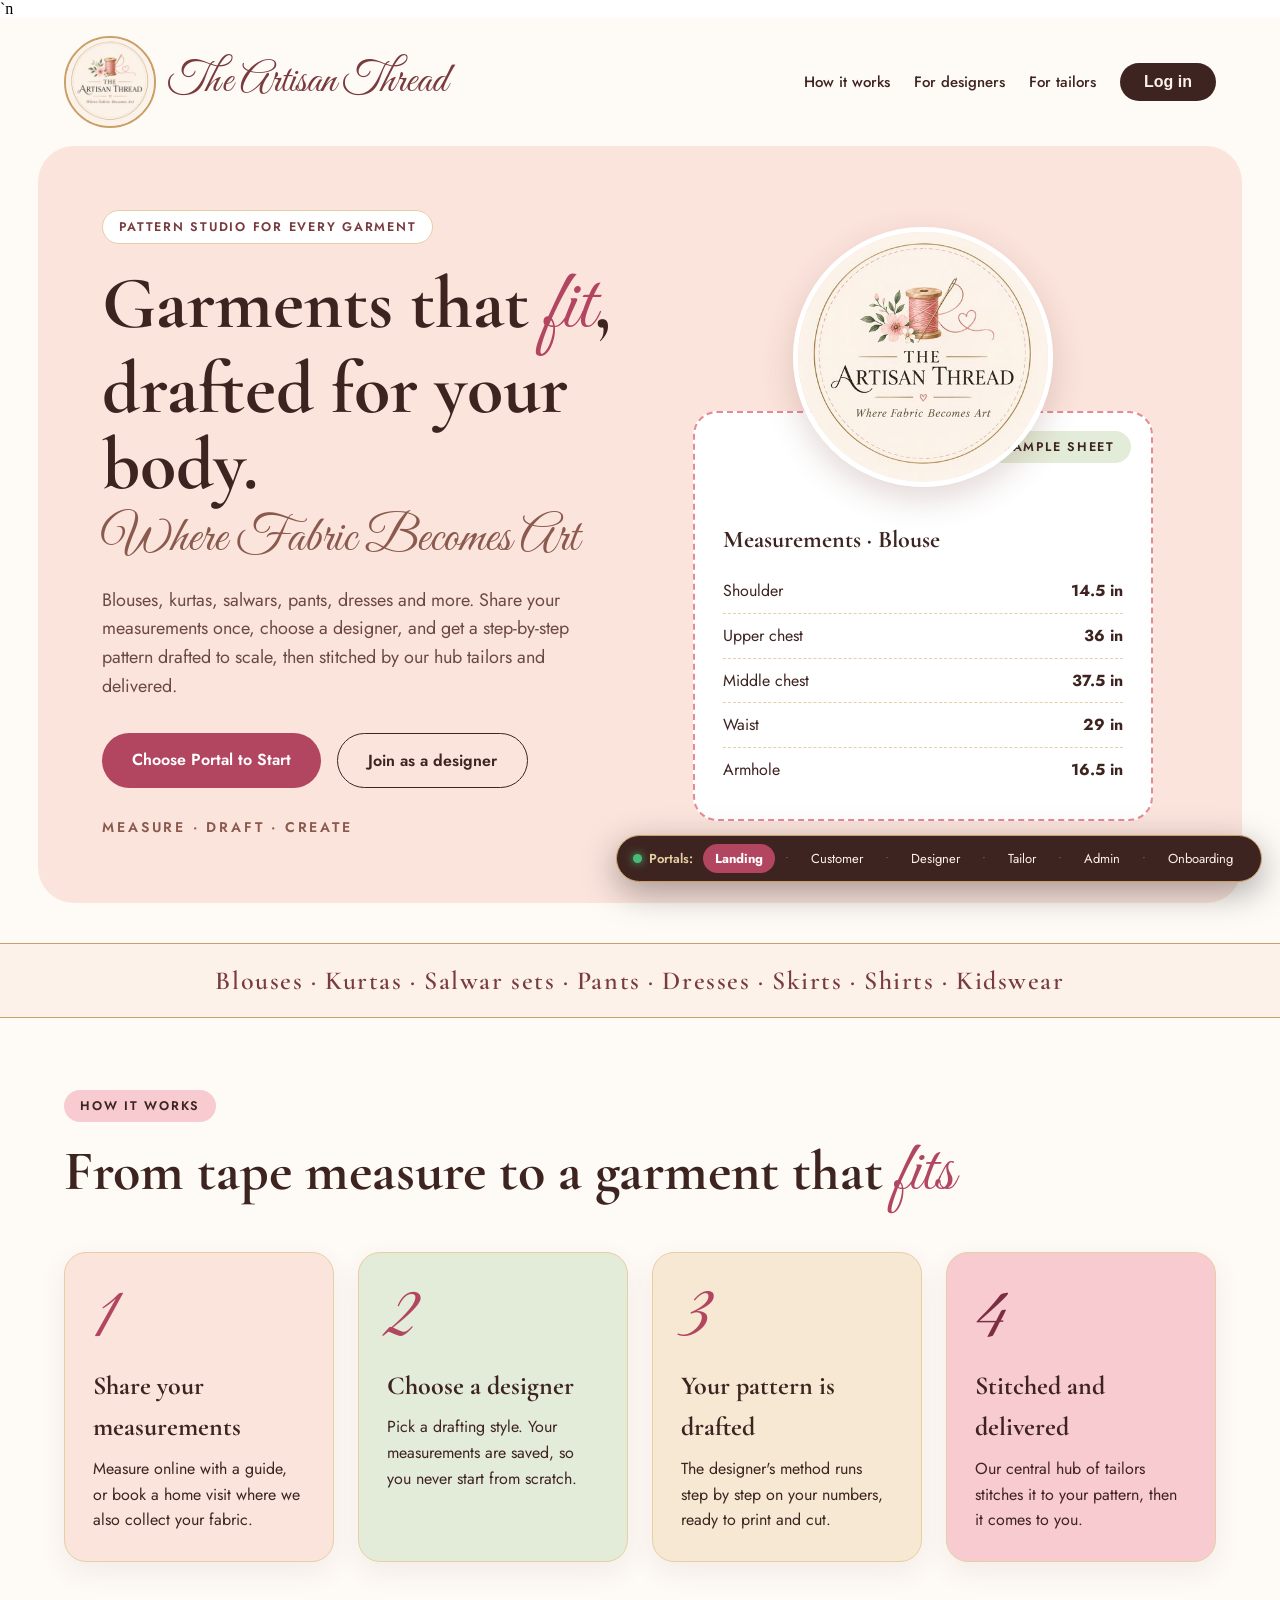
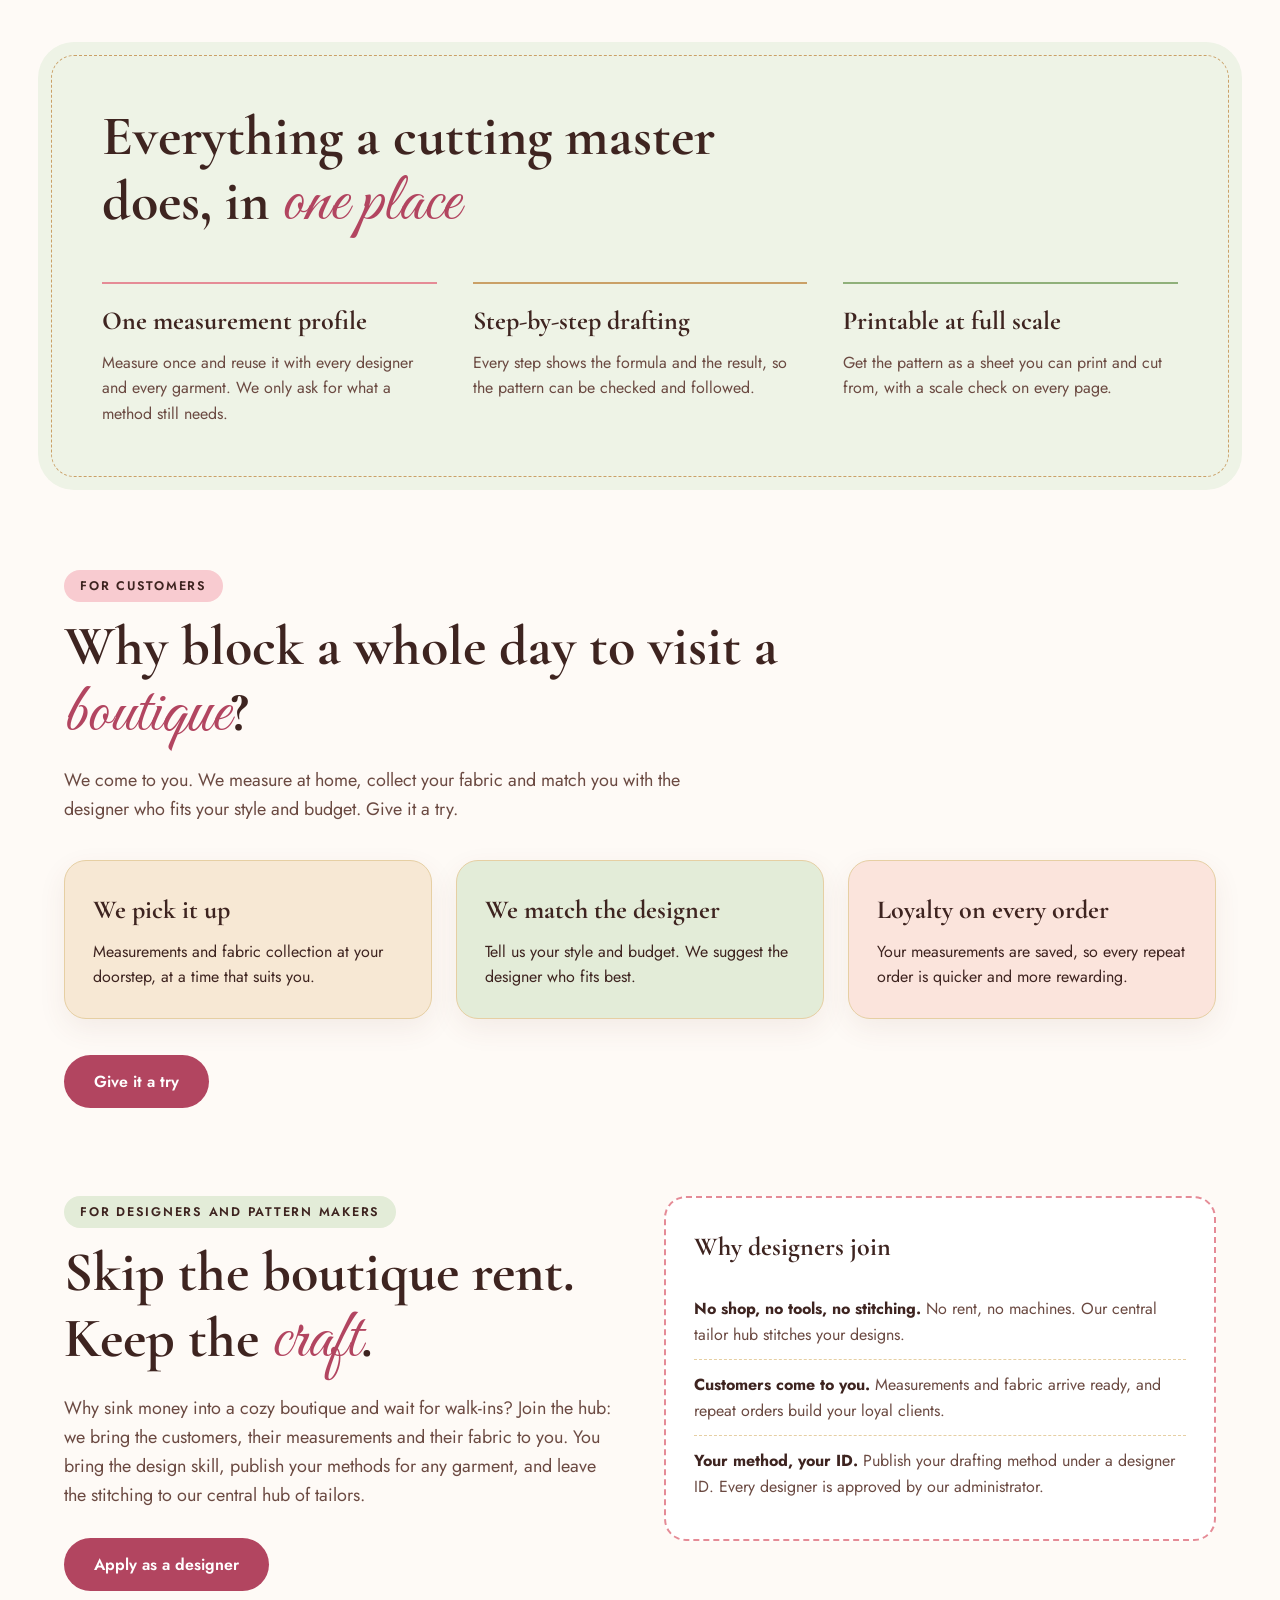
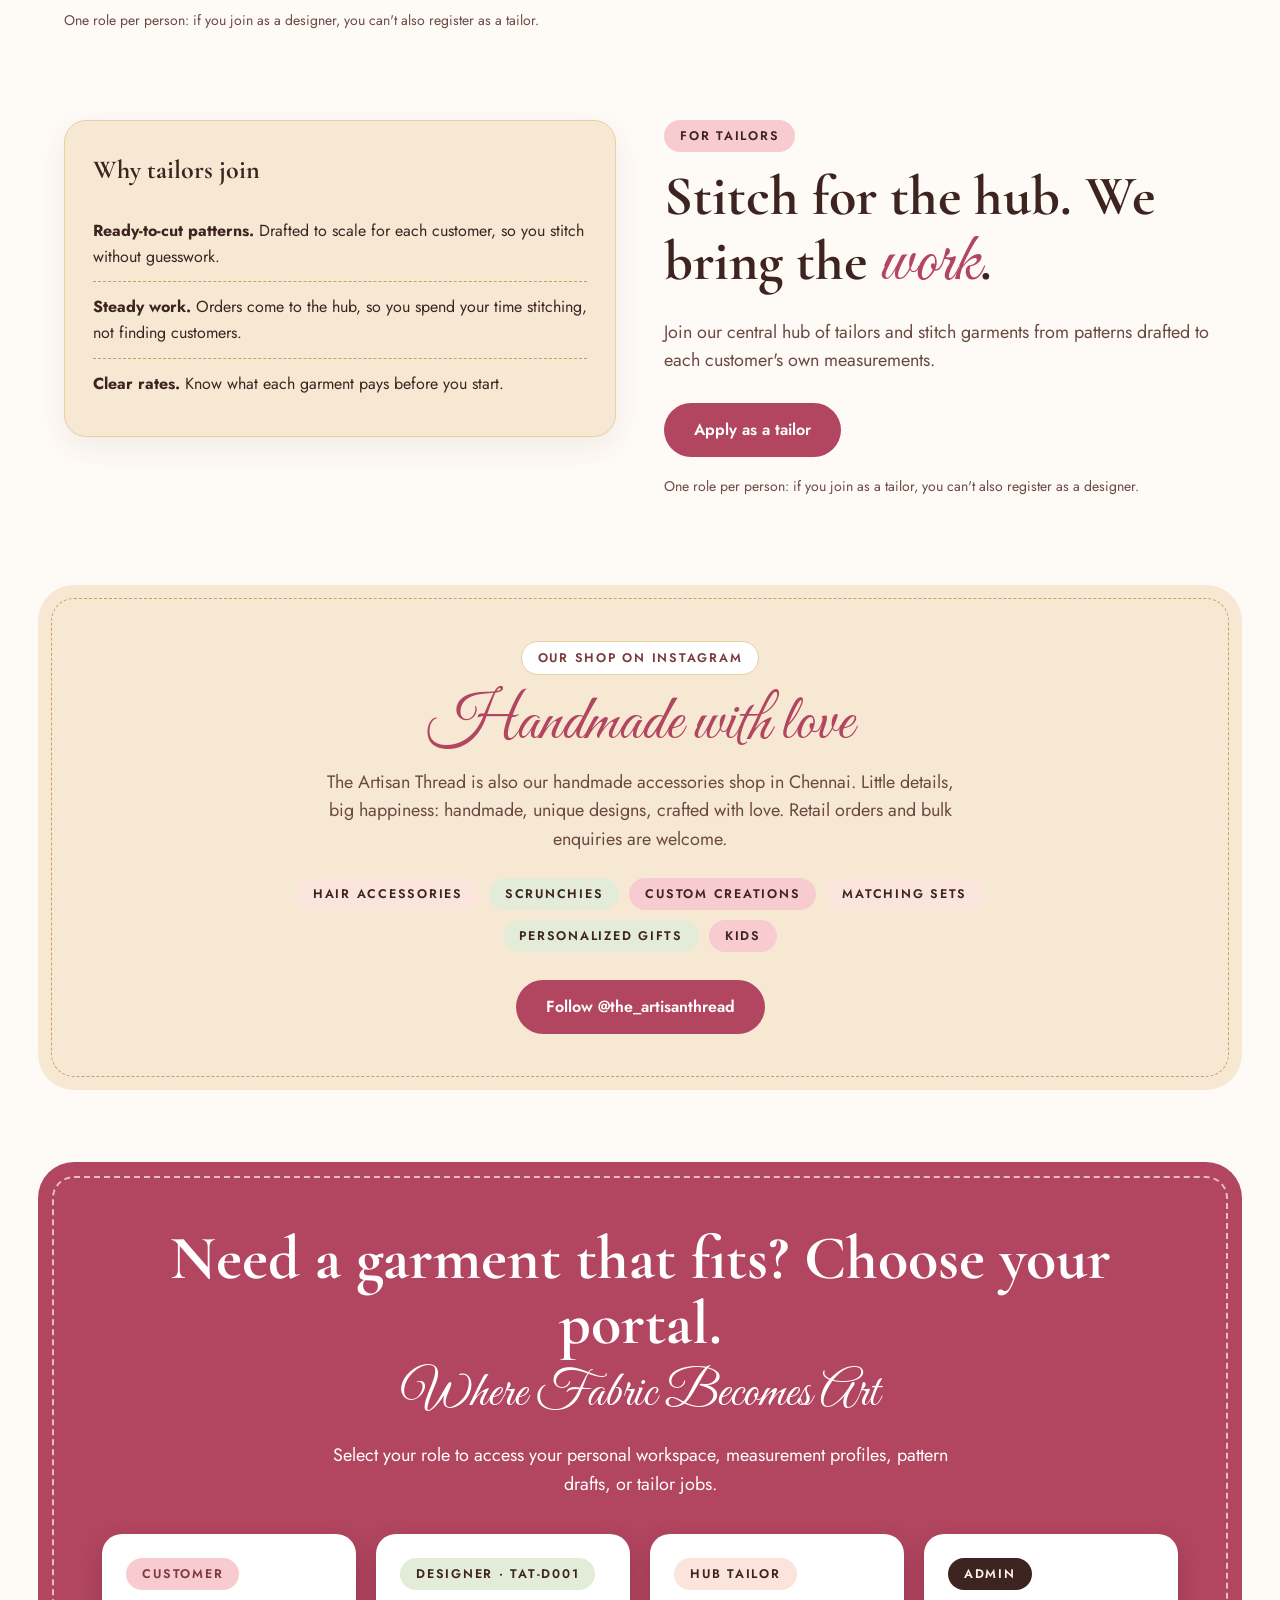
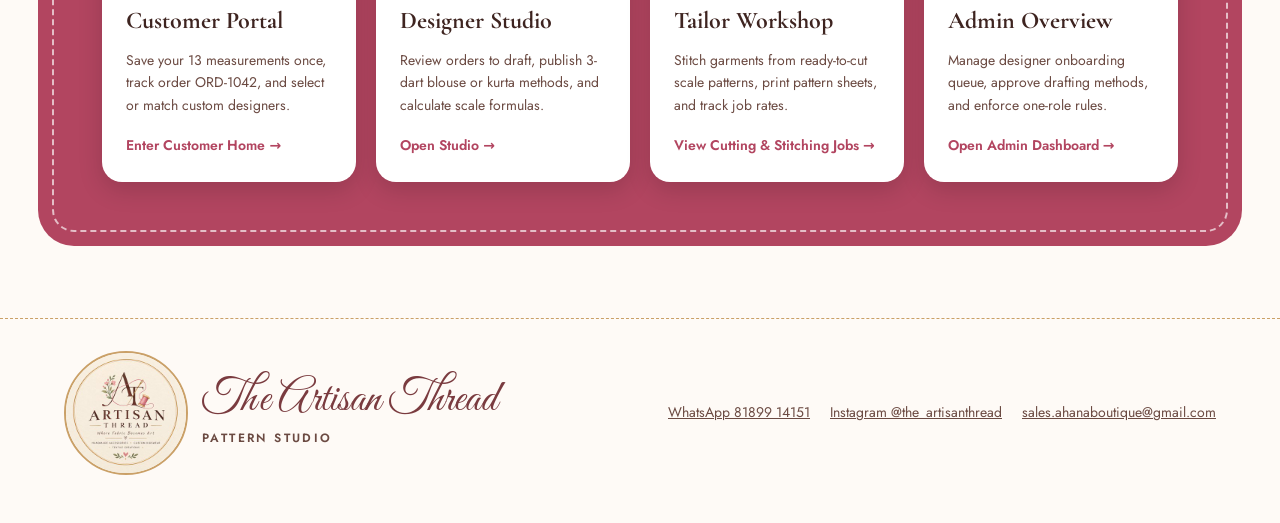
<file: index.html>
﻿<!doctype html>
<html lang="en">
<head>
<meta charset="utf-8">
<title>The Artisan Thread – Where Fabric Becomes Art</title>
<meta name="viewport" content="width=device-width, initial-scale=1">
<link rel="stylesheet" href="styles.css">`n</head>
<body>


<link href="https://fonts.googleapis.com/css2?family=Cormorant+Garamond:wght@500;600;700&amp;family=Great+Vibes&amp;family=Jost:wght@400;500;600&amp;display=swap" rel="stylesheet">
<style>
body{margin:0}
a{text-decoration:none;color:inherit}
.hd{font-family:'Cormorant Garamond',Georgia,serif}
.sc{font-family:'Great Vibes','Cormorant Garamond',cursive;font-weight:400}
.btn{display:inline-block;padding:14px 30px;border-radius:999px;font-weight:600;font-size:16px}
.card{border:1.5px solid #E6CFA3;border-radius:22px;padding:28px;box-shadow:0 10px 28px rgba(110,60,50,.08)}
.pill{display:inline-block;padding:6px 16px;border-radius:999px;font-size:12.5px;font-weight:600;letter-spacing:.14em;text-transform:uppercase}
</style>

<div style="font-family:'Jost',system-ui,sans-serif;color:#3E2420;background:#FEFAF6;line-height:1.6;overflow:hidden">

<header style="display:flex;flex-wrap:wrap;align-items:center;justify-content:space-between;gap:16px;padding:18px 5%">
<a href="#top" class="hd" style="display:flex;align-items:center;gap:12px;font-size:26px;font-weight:700"><img src="[data-uri]" alt="The Artisan Thread logo" width="88" height="88" style="border-radius:50%;border:2px solid #CAA067;display:block"><span class="sc" style="font-size:42px;font-weight:400;color:#7A3B3F;line-height:1">The Artisan Thread</span></a>
<nav style="display:flex;flex-wrap:wrap;align-items:center;gap:24px;font-size:15px;font-weight:500">
<a href="#how">How it works</a>
<a href="#designers">For designers</a>
<a href="#tailors">For tailors</a>
<button type="button" class="btn" onclick="openModal('role-modal')" style="background:#3E2420;color:#FCF2E9;padding:10px 24px;border:none">Log in</button>
</nav>
</header>

<section id="top" style="margin:0 3%;padding:64px 5%;background:#FBE4DC;border-radius:36px;display:grid;grid-template-columns:repeat(auto-fit,minmax(300px,1fr));gap:56px;align-items:center">
<div>
<span class="pill" style="background:#fff;color:#7A3B3F;border:1px solid #E6CFA3;margin-bottom:20px">Pattern studio for every garment</span>
<h1 class="hd" style="margin:0 0 8px;font-size:clamp(42px,5.8vw,76px);line-height:1.02;font-weight:700">Garments that <span class="sc" style="color:#B24560;font-size:1.15em">fit</span>, drafted for your body.</h1>
<p class="sc" style="margin:0 0 20px;font-size:50px;line-height:1.1;color:#8A5A4E">Where Fabric Becomes Art</p>
<p style="margin:0 0 32px;font-size:18px;color:#6B4A42;max-width:560px">Blouses, kurtas, salwars, pants, dresses and more. Share your measurements once, choose a designer, and get a step-by-step pattern drafted to scale, then stitched by our hub tailors and delivered.</p>
<div style="display:flex;flex-wrap:wrap;gap:16px">
<a href="#login" class="btn" style="background:#B24560;color:#fff">Choose Portal to Start</a>
<a href="Onboarding.html" class="btn" style="border:1.5px solid #3E2420">Join as a designer</a>
</div>
<p style="margin:28px 0 0;font-size:14px;color:#8A5A4E;letter-spacing:.2em;font-weight:600">MEASURE · DRAFT · CREATE</p>
</div>
<div style="max-width:460px;width:100%;justify-self:center;box-sizing:border-box;text-align:center">
<img src="[data-uri]" alt="The Artisan Thread" width="250" height="250" style="border-radius:50%;border:5px solid #fff;box-shadow:0 12px 32px rgba(110,60,50,.2);position:relative;z-index:2;margin-bottom:-84px;max-width:70%;height:auto">
<div style="background:#fff;border:2px dashed #E58B96;border-radius:24px;padding:108px 28px 28px;text-align:left;position:relative">
<span class="pill" style="position:absolute;top:18px;right:20px;background:#E3ECD8;color:#3E2420">Sample sheet</span>
<div class="hd" style="font-size:24px;font-weight:700;margin-bottom:10px">Measurements · Blouse</div>
<div style="display:flex;justify-content:space-between;padding:9px 0;border-bottom:1px dashed #E6CFA3"><span>Shoulder</span><strong>14.5 in</strong></div>
<div style="display:flex;justify-content:space-between;padding:9px 0;border-bottom:1px dashed #E6CFA3"><span>Upper chest</span><strong>36 in</strong></div>
<div style="display:flex;justify-content:space-between;padding:9px 0;border-bottom:1px dashed #E6CFA3"><span>Middle chest</span><strong>37.5 in</strong></div>
<div style="display:flex;justify-content:space-between;padding:9px 0;border-bottom:1px dashed #E6CFA3"><span>Waist</span><strong>29 in</strong></div>
<div style="display:flex;justify-content:space-between;padding:9px 0"><span>Armhole</span><strong>16.5 in</strong></div>
</div>
</div>
</section>

<div style="padding:40px 0">
<div class="hd" style="background:#FCF2E9;border-top:1.5px solid #CAA067;border-bottom:1.5px solid #CAA067;padding:16px 4%;text-align:center;font-size:clamp(18px,2.4vw,26px);font-weight:600;letter-spacing:.06em;color:#7A3B3F">Blouses · Kurtas · Salwar sets · Pants · Dresses · Skirts · Shirts · Kidswear</div>
</div>

<section id="how" style="padding:32px 5% 80px">
<span class="pill" style="background:#F8CBD0;margin-bottom:14px">How it works</span>
<h2 class="hd" style="margin:0 0 40px;font-size:clamp(34px,4.4vw,56px);line-height:1.08;font-weight:700">From tape measure to a garment that <span class="sc" style="color:#B24560;font-size:1.25em">fits</span></h2>
<div style="display:grid;grid-template-columns:repeat(auto-fit,minmax(230px,1fr));gap:24px">
<div class="card" style="background:#FBE4DC"><div class="sc" style="font-size:76px;color:#B24560;line-height:1">1</div><h3 class="hd" style="margin:8px 0;font-size:26px;font-weight:700">Share your measurements</h3><p style="margin:0">Measure online with a guide, or book a home visit where we also collect your fabric.</p></div>
<div class="card" style="background:#E3ECD8"><div class="sc" style="font-size:76px;color:#B24560;line-height:1">2</div><h3 class="hd" style="margin:8px 0;font-size:26px;font-weight:700">Choose a designer</h3><p style="margin:0">Pick a drafting style. Your measurements are saved, so you never start from scratch.</p></div>
<div class="card" style="background:#F7E8D4"><div class="sc" style="font-size:76px;color:#B24560;line-height:1">3</div><h3 class="hd" style="margin:8px 0;font-size:26px;font-weight:700">Your pattern is drafted</h3><p style="margin:0">The designer's method runs step by step on your numbers, ready to print and cut.</p></div>
<div class="card" style="background:#F8CBD0"><div class="sc" style="font-size:76px;color:#7A2E3F;line-height:1">4</div><h3 class="hd" style="margin:8px 0;font-size:26px;font-weight:700">Stitched and delivered</h3><p style="margin:0">Our central hub of tailors stitches it to your pattern, then it comes to you.</p></div>
</div>
</section>

<section style="margin:0 3%;padding:64px 5%;background:#EEF3E6;color:#3E2420;border-radius:36px;outline:1.5px dashed #CAA067;outline-offset:-14px">
<h2 class="hd" style="margin:0 0 40px;font-size:clamp(34px,4.4vw,56px);line-height:1.08;max-width:700px;font-weight:700">Everything a cutting master does, in <span class="sc" style="color:#B24560;font-size:1.25em">one place</span></h2>
<div style="display:grid;grid-template-columns:repeat(auto-fit,minmax(250px,1fr));gap:36px">
<div style="border-top:2px solid #E58B96;padding-top:16px"><h3 class="hd" style="margin:0 0 8px;font-size:26px;font-weight:700">One measurement profile</h3><p style="margin:0;color:#6B4A42">Measure once and reuse it with every designer and every garment. We only ask for what a method still needs.</p></div>
<div style="border-top:2px solid #CAA067;padding-top:16px"><h3 class="hd" style="margin:0 0 8px;font-size:26px;font-weight:700">Step-by-step drafting</h3><p style="margin:0;color:#6B4A42">Every step shows the formula and the result, so the pattern can be checked and followed.</p></div>
<div style="border-top:2px solid #8FB07A;padding-top:16px"><h3 class="hd" style="margin:0 0 8px;font-size:26px;font-weight:700">Printable at full scale</h3><p style="margin:0;color:#6B4A42">Get the pattern as a sheet you can print and cut from, with a scale check on every page.</p></div>
</div>
</section>

<section style="padding:80px 5% 0">
<span class="pill" style="background:#F8CBD0;margin-bottom:14px">For customers</span>
<h2 class="hd" style="margin:0 0 14px;font-size:clamp(34px,4.4vw,56px);line-height:1.08;max-width:780px;font-weight:700">Why block a whole day to visit a <span class="sc" style="color:#B24560;font-size:1.25em">boutique</span>?</h2>
<p style="margin:0 0 36px;font-size:18px;color:#6B4A42;max-width:680px">We come to you. We measure at home, collect your fabric and match you with the designer who fits your style and budget. Give it a try.</p>
<div style="display:grid;grid-template-columns:repeat(auto-fit,minmax(250px,1fr));gap:24px;margin-bottom:36px">
<div class="card" style="background:#F7E8D4"><h3 class="hd" style="margin:0 0 8px;font-size:26px;font-weight:700">We pick it up</h3><p style="margin:0">Measurements and fabric collection at your doorstep, at a time that suits you.</p></div>
<div class="card" style="background:#E3ECD8"><h3 class="hd" style="margin:0 0 8px;font-size:26px;font-weight:700">We match the designer</h3><p style="margin:0">Tell us your style and budget. We suggest the designer who fits best.</p></div>
<div class="card" style="background:#FBE4DC"><h3 class="hd" style="margin:0 0 8px;font-size:26px;font-weight:700">Loyalty on every order</h3><p style="margin:0">Your measurements are saved, so every repeat order is quicker and more rewarding.</p></div>
</div>
<a href="Customer.html" class="btn" style="background:#B24560;color:#fff">Give it a try</a>
</section>

<section id="designers" style="padding:88px 5%;display:grid;grid-template-columns:repeat(auto-fit,minmax(300px,1fr));gap:48px;align-items:start">
<div>
<span class="pill" style="background:#E3ECD8;margin-bottom:14px">For designers and pattern makers</span>
<h2 class="hd" style="margin:0 0 16px;font-size:clamp(34px,4.4vw,56px);line-height:1.08;font-weight:700">Skip the boutique rent. Keep the <span class="sc" style="color:#B24560;font-size:1.25em">craft</span>.</h2>
<p style="margin:0 0 28px;color:#6B4A42;font-size:18px">Why sink money into a cozy boutique and wait for walk-ins? Join the hub: we bring the customers, their measurements and their fabric to you. You bring the design skill, publish your methods for any garment, and leave the stitching to our central hub of tailors.</p>
<a href="Onboarding.html" class="btn" style="background:#B24560;color:#fff">Apply as a designer</a>
<p style="margin:18px 0 0;font-size:14px;color:#6B4A42">One role per person: if you join as a designer, you can't also register as a tailor.</p>
</div>
<div class="card" style="background:#fff;border:2px dashed #E58B96;box-shadow:none">
<h3 class="hd" style="margin:0 0 16px;font-size:26px;font-weight:700">Why designers join</h3>
<div style="padding:12px 0;border-bottom:1px dashed #E6CFA3"><strong>No shop, no tools, no stitching.</strong> <span style="color:#6B4A42">No rent, no machines. Our central tailor hub stitches your designs.</span></div>
<div style="padding:12px 0;border-bottom:1px dashed #E6CFA3"><strong>Customers come to you.</strong> <span style="color:#6B4A42">Measurements and fabric arrive ready, and repeat orders build your loyal clients.</span></div>
<div style="padding:12px 0"><strong>Your method, your ID.</strong> <span style="color:#6B4A42">Publish your drafting method under a designer ID. Every designer is approved by our administrator.</span></div>
</div>
</section>

<section id="tailors" style="padding:0 5% 88px;display:grid;grid-template-columns:repeat(auto-fit,minmax(300px,1fr));gap:48px;align-items:start">
<div class="card" style="background:#F7E8D4">
<h3 class="hd" style="margin:0 0 16px;font-size:26px;font-weight:700">Why tailors join</h3>
<div style="padding:12px 0;border-bottom:1px dashed #CAA067"><strong>Ready-to-cut patterns.</strong> Drafted to scale for each customer, so you stitch without guesswork.</div>
<div style="padding:12px 0;border-bottom:1px dashed #CAA067"><strong>Steady work.</strong> Orders come to the hub, so you spend your time stitching, not finding customers.</div>
<div style="padding:12px 0"><strong>Clear rates.</strong> Know what each garment pays before you start.</div>
</div>
<div>
<span class="pill" style="background:#F8CBD0;margin-bottom:14px">For tailors</span>
<h2 class="hd" style="margin:0 0 16px;font-size:clamp(34px,4.4vw,56px);line-height:1.08;font-weight:700">Stitch for the hub. We bring the <span class="sc" style="color:#B24560;font-size:1.25em">work</span>.</h2>
<p style="margin:0 0 28px;color:#6B4A42;font-size:18px">Join our central hub of tailors and stitch garments from patterns drafted to each customer's own measurements.</p>
<a href="Tailor.html" class="btn" style="background:#B24560;color:#fff">Apply as a tailor</a>
<p style="margin:18px 0 0;font-size:14px;color:#6B4A42">One role per person: if you join as a tailor, you can't also register as a designer.</p>
</div>
</section>

<section style="margin:0 3% 72px;padding:56px 5%;background:#F7E8D4;border-radius:36px;outline:1.5px dashed #CAA067;outline-offset:-14px;text-align:center">
<span class="pill" style="background:#fff;color:#7A3B3F;border:1px solid #E6CFA3;margin-bottom:14px">Our shop on Instagram</span>
<p class="sc" style="margin:0 0 8px;font-size:clamp(44px,6vw,64px);line-height:1.1;color:#B24560">Handmade with love</p>
<p style="margin:0 auto 24px;font-size:18px;color:#6B4A42;max-width:640px">The Artisan Thread is also our handmade accessories shop in Chennai. Little details, big happiness: handmade, unique designs, crafted with love. Retail orders and bulk enquiries are welcome.</p>
<div style="display:flex;flex-wrap:wrap;justify-content:center;gap:10px;margin:0 auto 28px;max-width:720px">
<span class="pill" style="background:#FBE4DC;color:#3E2420">Hair accessories</span>
<span class="pill" style="background:#E3ECD8;color:#3E2420">Scrunchies</span>
<span class="pill" style="background:#F8CBD0;color:#3E2420">Custom creations</span>
<span class="pill" style="background:#FBE4DC;color:#3E2420">Matching sets</span>
<span class="pill" style="background:#E3ECD8;color:#3E2420">Personalized gifts</span>
<span class="pill" style="background:#F8CBD0;color:#3E2420">Kids</span>
</div>
<a href="https://www.instagram.com/the_artisanthread" target="_blank" rel="noopener" class="btn" style="background:#B24560;color:#fff">Follow @the_artisanthread</a>
</section>

<section id="login" style="margin:0 3% 72px;padding:64px 5%;border-radius:36px;background:#B24560;color:#fff;text-align:center;outline:2px dashed rgba(255,255,255,.65);outline-offset:-16px">
<h2 class="hd" style="margin:0 0 10px;font-size:clamp(36px,5vw,62px);line-height:1.05;font-weight:700">Need a garment that fits? Choose your portal.</h2>
<p class="sc" style="margin:0 0 20px;font-size:50px;line-height:1.1">Where Fabric Becomes Art</p>
<p style="margin:0 auto 36px;font-size:18px;max-width:640px">Select your role to access your personal workspace, measurement profiles, pattern drafts, or tailor jobs.</p>
<div style="display:grid;grid-template-columns:repeat(auto-fit,minmax(240px,1fr));gap:20px;max-width:1100px;margin:0 auto;text-align:left">
  <a href="Customer.html" style="background:#fff;color:#3E2420;border-radius:20px;padding:24px;display:block;text-decoration:none;box-shadow:0 8px 24px rgba(0,0,0,0.15);transition:transform 0.2s" onmouseover="this.style.transform='translateY(-4px)'" onmouseout="this.style.transform='none'">
    <span class="pill" style="background:#F8CBD0;color:#7A3B3F;margin-bottom:12px">Customer</span>
    <h3 class="hd" style="margin:0 0 8px;font-size:24px">Customer Portal</h3>
    <p style="margin:0 0 16px;font-size:14px;color:#6B4A42">Save your 13 measurements once, track order ORD-1042, and select or match custom designers.</p>
    <span style="font-weight:600;font-size:14px;color:#B24560">Enter Customer Home &rarr;</span>
  </a>
  <a href="Designer.html" style="background:#fff;color:#3E2420;border-radius:20px;padding:24px;display:block;text-decoration:none;box-shadow:0 8px 24px rgba(0,0,0,0.15);transition:transform 0.2s" onmouseover="this.style.transform='translateY(-4px)'" onmouseout="this.style.transform='none'">
    <span class="pill" style="background:#E3ECD8;color:#3E2420;margin-bottom:12px">Designer · TAT-D001</span>
    <h3 class="hd" style="margin:0 0 8px;font-size:24px">Designer Studio</h3>
    <p style="margin:0 0 16px;font-size:14px;color:#6B4A42">Review orders to draft, publish 3-dart blouse or kurta methods, and calculate scale formulas.</p>
    <span style="font-weight:600;font-size:14px;color:#B24560">Open Studio &rarr;</span>
  </a>
  <a href="Tailor.html" style="background:#fff;color:#3E2420;border-radius:20px;padding:24px;display:block;text-decoration:none;box-shadow:0 8px 24px rgba(0,0,0,0.15);transition:transform 0.2s" onmouseover="this.style.transform='translateY(-4px)'" onmouseout="this.style.transform='none'">
    <span class="pill" style="background:#FBE4DC;color:#3E2420;margin-bottom:12px">Hub Tailor</span>
    <h3 class="hd" style="margin:0 0 8px;font-size:24px">Tailor Workshop</h3>
    <p style="margin:0 0 16px;font-size:14px;color:#6B4A42">Stitch garments from ready-to-cut scale patterns, print pattern sheets, and track job rates.</p>
    <span style="font-weight:600;font-size:14px;color:#B24560">View Cutting & Stitching Jobs &rarr;</span>
  </a>
  <a href="Admin.html" style="background:#fff;color:#3E2420;border-radius:20px;padding:24px;display:block;text-decoration:none;box-shadow:0 8px 24px rgba(0,0,0,0.15);transition:transform 0.2s" onmouseover="this.style.transform='translateY(-4px)'" onmouseout="this.style.transform='none'">
    <span class="pill" style="background:#3E2420;color:#FCF2E9;margin-bottom:12px">Admin</span>
    <h3 class="hd" style="margin:0 0 8px;font-size:24px">Admin Overview</h3>
    <p style="margin:0 0 16px;font-size:14px;color:#6B4A42">Manage designer onboarding queue, approve drafting methods, and enforce one-role rules.</p>
    <span style="font-weight:600;font-size:14px;color:#B24560">Open Admin Dashboard &rarr;</span>
  </a>
</div>
</section>

<footer style="padding:32px 5% 48px;border-top:1.5px dashed #CAA067;display:flex;flex-wrap:wrap;align-items:center;justify-content:space-between;gap:20px;color:#6B4A42;font-size:14px">
<span style="display:flex;align-items:center;gap:14px"><img src="[data-uri]" alt="The Artisan Thread badge" width="120" height="120" style="border-radius:50%;border:2px solid #CAA067;display:block"><span><span class="sc" style="display:block;font-size:44px;line-height:1.1;color:#7A3B3F">The Artisan Thread</span><span style="letter-spacing:.2em;font-size:12px;font-weight:600;text-transform:uppercase">Pattern Studio</span></span></span>
<span style="display:flex;flex-wrap:wrap;gap:8px 20px"><a href="https://wa.me/918189914151" target="_blank" rel="noopener" style="text-decoration:underline">WhatsApp 81899 14151</a><a href="https://www.instagram.com/the_artisanthread" target="_blank" rel="noopener" style="text-decoration:underline">Instagram @the_artisanthread</a><a href="mailto:sales.ahanaboutique@gmail.com" style="text-decoration:underline">sales.ahanaboutique@gmail.com</a></span>
</footer>

</div>


<!-- The Artisan Thread Portal Quick Switcher Bar -->
<div id="tat-portal-bar" style="position:fixed;bottom:18px;right:18px;z-index:999999;background:#3E2420;color:#FCF2E9;border-radius:999px;box-shadow:0 10px 35px rgba(0,0,0,0.35);padding:8px 16px;display:flex;align-items:center;gap:10px;font-family:'Jost',system-ui,sans-serif;font-size:13px;border:1.5px solid #CAA067;backdrop-filter:blur(10px)">
  <span style="font-weight:600;color:#E6CFA3;display:flex;align-items:center;gap:7px;">
    <span style="width:9px;height:9px;border-radius:50%;background:#48bb78;display:inline-block;box-shadow:0 0 8px #48bb78"></span>
    Portals:
  </span>
  <a href='index.html' style='text-decoration:none;padding:5px 12px;border-radius:999px;font-size:13px;transition:all 0.2s;background:#B24560;color:#fff;font-weight:700;'>Landing</a><span style='color:#CAA067;opacity:0.5'>•</span><a href='Customer.html' style='text-decoration:none;padding:5px 12px;border-radius:999px;font-size:13px;transition:all 0.2s;color:#FCF2E9;'>Customer</a><span style='color:#CAA067;opacity:0.5'>•</span><a href='Designer.html' style='text-decoration:none;padding:5px 12px;border-radius:999px;font-size:13px;transition:all 0.2s;color:#FCF2E9;'>Designer</a><span style='color:#CAA067;opacity:0.5'>•</span><a href='Tailor.html' style='text-decoration:none;padding:5px 12px;border-radius:999px;font-size:13px;transition:all 0.2s;color:#FCF2E9;'>Tailor</a><span style='color:#CAA067;opacity:0.5'>•</span><a href='Admin.html' style='text-decoration:none;padding:5px 12px;border-radius:999px;font-size:13px;transition:all 0.2s;color:#FCF2E9;'>Admin</a><span style='color:#CAA067;opacity:0.5'>•</span><a href='Onboarding.html' style='text-decoration:none;padding:5px 12px;border-radius:999px;font-size:13px;transition:all 0.2s;color:#FCF2E9;'>Onboarding</a>
</div>
<!-- Role Selection Modal -->
<div id="role-modal" class="tat-modal-overlay">
  <div class="tat-modal" style="max-width:540px">
    <button class="tat-modal-close" onclick="closeModal('role-modal')">&times;</button>
    <p class="sc" style="font-size:36px;color:#B24560;margin:0 0 4px">Welcome to The Artisan Thread</p>
    <h2 class="hd" style="font-size:32px;margin:0 0 14px">Select Your Workspace</h2>
    <p style="color:#6B4A42;margin:0 0 24px;font-size:15px">Choose your role to open your personal portal:</p>
    <div style="display:flex;flex-direction:column;gap:14px">
      <a href="Customer.html" class="b" style="display:flex;align-items:center;justify-content:space-between;padding:16px 22px;text-decoration:none;background:#fff;color:#3E2420;border:1.5px solid #E6CFA3;border-radius:18px">
        <div><strong style="font-size:17px;display:block">👤 Customer Portal</strong><span style="font-size:13px;color:#6B4A42">Measurements, designer matching & order tracking</span></div>
        <span style="color:#B24560;font-weight:700;font-size:18px">&rarr;</span>
      </a>
      <a href="Designer.html" class="b" style="display:flex;align-items:center;justify-content:space-between;padding:16px 22px;text-decoration:none;background:#fff;color:#3E2420;border:1.5px solid #E6CFA3;border-radius:18px">
        <div><strong style="font-size:17px;display:block">✂️ Designer Studio</strong><span style="font-size:13px;color:#6B4A42">Drafting queue, scale formulas & published methods</span></div>
        <span style="color:#B24560;font-weight:700;font-size:18px">&rarr;</span>
      </a>
      <a href="Tailor.html" class="b" style="display:flex;align-items:center;justify-content:space-between;padding:16px 22px;text-decoration:none;background:#fff;color:#3E2420;border:1.5px solid #E6CFA3;border-radius:18px">
        <div><strong style="font-size:17px;display:block">🧵 Hub Tailor Workshop</strong><span style="font-size:13px;color:#6B4A42">Cutting jobs, stitching tasks & 1:1 scale printable patterns</span></div>
        <span style="color:#B24560;font-weight:700;font-size:18px">&rarr;</span>
      </a>
      <a href="Admin.html" class="b" style="display:flex;align-items:center;justify-content:space-between;padding:16px 22px;text-decoration:none;background:#fff;color:#3E2420;border:1.5px solid #E6CFA3;border-radius:18px">
        <div><strong style="font-size:17px;display:block">⚙️ Studio Administration</strong><span style="font-size:13px;color:#6B4A42">Onboarding queue, method approvals & master charts</span></div>
        <span style="color:#B24560;font-weight:700;font-size:18px">&rarr;</span>
      </a>
    </div>
  </div>
</div>
<script src='app.js'></script>
</body>
</html>
</file>
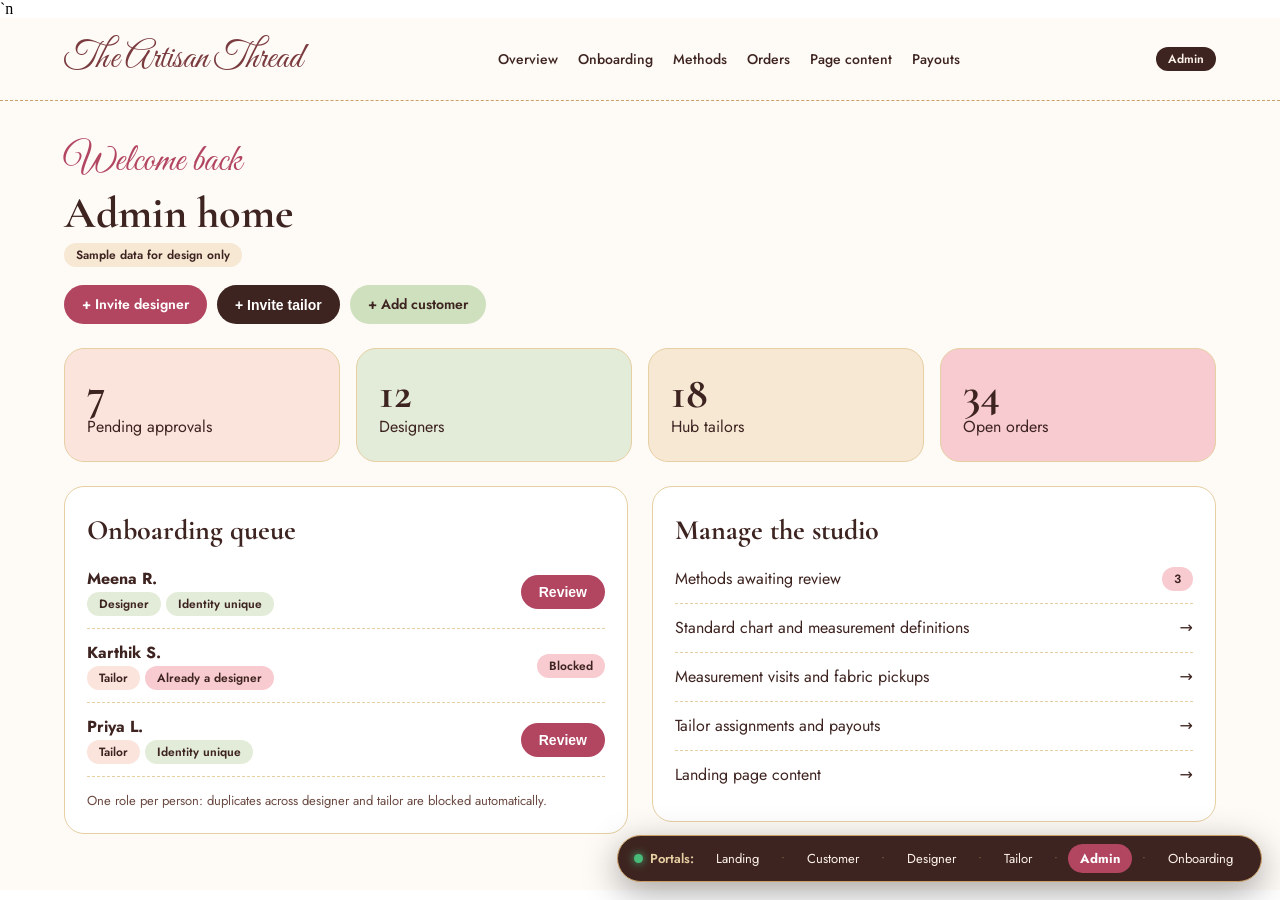
<file: Admin.html>
﻿<!doctype html>
<html lang="en">
<head>
<meta charset="utf-8">
<title>Admin home</title>
<meta name="viewport" content="width=device-width, initial-scale=1">
<link rel="stylesheet" href="styles.css">`n</head>
<body>


<link href="https://fonts.googleapis.com/css2?family=Cormorant+Garamond:wght@600;700&amp;family=Great+Vibes&amp;family=Jost:wght@400;500;600&amp;display=swap" rel="stylesheet">
<style>
body{margin:0}a{text-decoration:none;color:inherit}
.hd{font-family:'Cormorant Garamond',Georgia,serif}.sc{font-family:'Great Vibes',cursive}
.c{background:#fff;border:1.5px solid #E6CFA3;border-radius:20px;padding:22px}
.p{display:inline-block;padding:3px 12px;border-radius:999px;font-size:12px;font-weight:600}
.b{display:inline-block;padding:9px 18px;border-radius:999px;font-weight:600;font-size:14px;background:#B24560;color:#fff}
.r{display:flex;justify-content:space-between;align-items:center;gap:12px;padding:12px 0;border-bottom:1px dashed #E6CFA3}
</style>

<div style="font-family:'Jost',system-ui,sans-serif;color:#3E2420;background:#FEFAF6;line-height:1.5">
<header style="display:flex;flex-wrap:wrap;align-items:center;justify-content:space-between;gap:12px 24px;padding:14px 5%;border-bottom:1.5px dashed #CAA067">
<a href="index.html" class="sc" style="font-size:36px;color:#7A3B3F;text-decoration:none">The Artisan Thread</a>
<nav style="display:flex;flex-wrap:wrap;gap:20px;font-size:14px;font-weight:500"><a href="Admin.html">Overview</a><a href="Onboarding.html">Onboarding</a><a href="Designer.html">Methods</a><a href="Customer.html">Orders</a><a href="#">Page content</a><a href="#">Payouts</a></nav>
<span class="p" style="background:#3E2420;color:#FCF2E9">Admin</span>
</header>
<main style="padding:32px 5% 56px">
<p class="sc" style="margin:0;font-size:38px;color:#B24560">Welcome back</p>
<h1 class="hd" style="margin:0 0 6px;font-size:44px;line-height:1.05">Admin home</h1>
<span class="p" style="background:#F7E8D4;margin-bottom:18px">Sample data for design only</span>
<div style="display:flex;flex-wrap:wrap;gap:10px;margin-bottom:24px"><a class="b" href="Onboarding.html">+ Invite designer</a><button type="button" class="b" onclick="openReviewModal('Karthik S.', 'Tailor Application', 'Pending Review')\" style="background:#3E2420;border:none">+ Invite tailor</button><a class="b" href="Customer.html" style="background:#CFE0BE;color:#3E2420">+ Add customer</a></div>
<div style="display:grid;grid-template-columns:repeat(auto-fit,minmax(200px,1fr));gap:16px;margin-bottom:24px">
<div class="c" style="background:#FBE4DC"><div class="hd" style="font-size:44px;font-weight:700;line-height:1">7</div>Pending approvals</div>
<div class="c" style="background:#E3ECD8"><div class="hd" style="font-size:44px;font-weight:700;line-height:1">12</div>Designers</div>
<div class="c" style="background:#F7E8D4"><div class="hd" style="font-size:44px;font-weight:700;line-height:1">18</div>Hub tailors</div>
<div class="c" style="background:#F8CBD0"><div class="hd" style="font-size:44px;font-weight:700;line-height:1">34</div>Open orders</div>
</div>
<div style="display:grid;grid-template-columns:repeat(auto-fit,minmax(320px,1fr));gap:24px;align-items:start">
<div class="c">
<h2 class="hd" style="margin:0 0 4px;font-size:28px">Onboarding queue</h2>
<div class="r"><div><strong>Meena R.</strong><br><span class="p" style="background:#E3ECD8">Designer</span> <span class="p" style="background:#E3ECD8">Identity unique</span></div><button type="button" class="b" onclick="openReviewModal('Meena R.', 'Designer Application', 'Identity Verified')\" style="border:none">Review</button></div>
<div class="r"><div><strong>Karthik S.</strong><br><span class="p" style="background:#FBE4DC">Tailor</span> <span class="p" style="background:#F8CBD0">Already a designer</span></div><span class="p" style="background:#F8CBD0">Blocked</span></div>
<div class="r"><div><strong>Priya L.</strong><br><span class="p" style="background:#FBE4DC">Tailor</span> <span class="p" style="background:#E3ECD8">Identity unique</span></div><button type="button" class="b" onclick="openReviewModal('Meena R.', 'Designer Application', 'Identity Verified')\" style="border:none">Review</button></div>
<p style="margin:14px 0 0;font-size:13px;color:#6B4A42">One role per person: duplicates across designer and tailor are blocked automatically.</p>
</div>
<div class="c">
<h2 class="hd" style="margin:0 0 4px;font-size:28px">Manage the studio</h2>
<div class="r"><span>Methods awaiting review</span><span class="p" style="background:#F8CBD0">3</span></div>
<div class="r"><span>Standard chart and measurement definitions</span><span>→</span></div>
<div class="r"><span>Measurement visits and fabric pickups</span><span>→</span></div>
<div class="r"><span>Tailor assignments and payouts</span><span>→</span></div>
<div class="r" style="border:0"><span>Landing page content</span><span>→</span></div>
</div>
</div>
</main>
</div>


<!-- The Artisan Thread Portal Quick Switcher Bar -->
<div id="tat-portal-bar" style="position:fixed;bottom:18px;right:18px;z-index:999999;background:#3E2420;color:#FCF2E9;border-radius:999px;box-shadow:0 10px 35px rgba(0,0,0,0.35);padding:8px 16px;display:flex;align-items:center;gap:10px;font-family:'Jost',system-ui,sans-serif;font-size:13px;border:1.5px solid #CAA067;backdrop-filter:blur(10px)">
  <span style="font-weight:600;color:#E6CFA3;display:flex;align-items:center;gap:7px;">
    <span style="width:9px;height:9px;border-radius:50%;background:#48bb78;display:inline-block;box-shadow:0 0 8px #48bb78"></span>
    Portals:
  </span>
  <a href='index.html' style='text-decoration:none;padding:5px 12px;border-radius:999px;font-size:13px;transition:all 0.2s;color:#FCF2E9;'>Landing</a><span style='color:#CAA067;opacity:0.5'>•</span><a href='Customer.html' style='text-decoration:none;padding:5px 12px;border-radius:999px;font-size:13px;transition:all 0.2s;color:#FCF2E9;'>Customer</a><span style='color:#CAA067;opacity:0.5'>•</span><a href='Designer.html' style='text-decoration:none;padding:5px 12px;border-radius:999px;font-size:13px;transition:all 0.2s;color:#FCF2E9;'>Designer</a><span style='color:#CAA067;opacity:0.5'>•</span><a href='Tailor.html' style='text-decoration:none;padding:5px 12px;border-radius:999px;font-size:13px;transition:all 0.2s;color:#FCF2E9;'>Tailor</a><span style='color:#CAA067;opacity:0.5'>•</span><a href='Admin.html' style='text-decoration:none;padding:5px 12px;border-radius:999px;font-size:13px;transition:all 0.2s;background:#B24560;color:#fff;font-weight:700;'>Admin</a><span style='color:#CAA067;opacity:0.5'>•</span><a href='Onboarding.html' style='text-decoration:none;padding:5px 12px;border-radius:999px;font-size:13px;transition:all 0.2s;color:#FCF2E9;'>Onboarding</a>
</div>
<!-- Admin Review Modal -->
<div id="review-modal" class="tat-modal-overlay">
  <div class="tat-modal" style="max-width:500px">
    <button class="tat-modal-close" onclick="closeModal('review-modal')">&times;</button>
    <p class="sc" style="font-size:34px;color:#B24560;margin:0">Studio Administration</p>
    <h2 id="review-applicant-name" class="hd" style="font-size:28px;margin:0 0 4px">Meena R.</h2>
    <span id="review-applicant-role" class="p" style="background:#E3ECD8;margin-bottom:16px">Designer · Identity Unique</span>
    <div style="background:#fff;border:1.5px solid #E6CFA3;border-radius:16px;padding:16px;margin:16px 0;font-size:14px;line-height:1.6">
      <div><strong>Govt ID:</strong> Verified via DigiLocker</div>
      <div><strong>Role Check:</strong> Clean (Not registered as tailor)</div>
      <div><strong>Garments:</strong> 3-Dart Blouses, Salwar Sets</div>
      <div><strong>City:</strong> Chennai (T. Nagar)</div>
    </div>
    <div style="display:flex;justify-content:flex-end;gap:12px">
      <button type="button" class="b" onclick="closeModal('review-modal')" style="background:#EDE6DA;color:#3E2420;border:none">Reject</button>
      <button type="button" class="b" onclick="approveApplicant()" style="border:none">Approve & Issue ID</button>
    </div>
  </div>
</div>
<script src='app.js'></script>
</body>
</html>
</file>
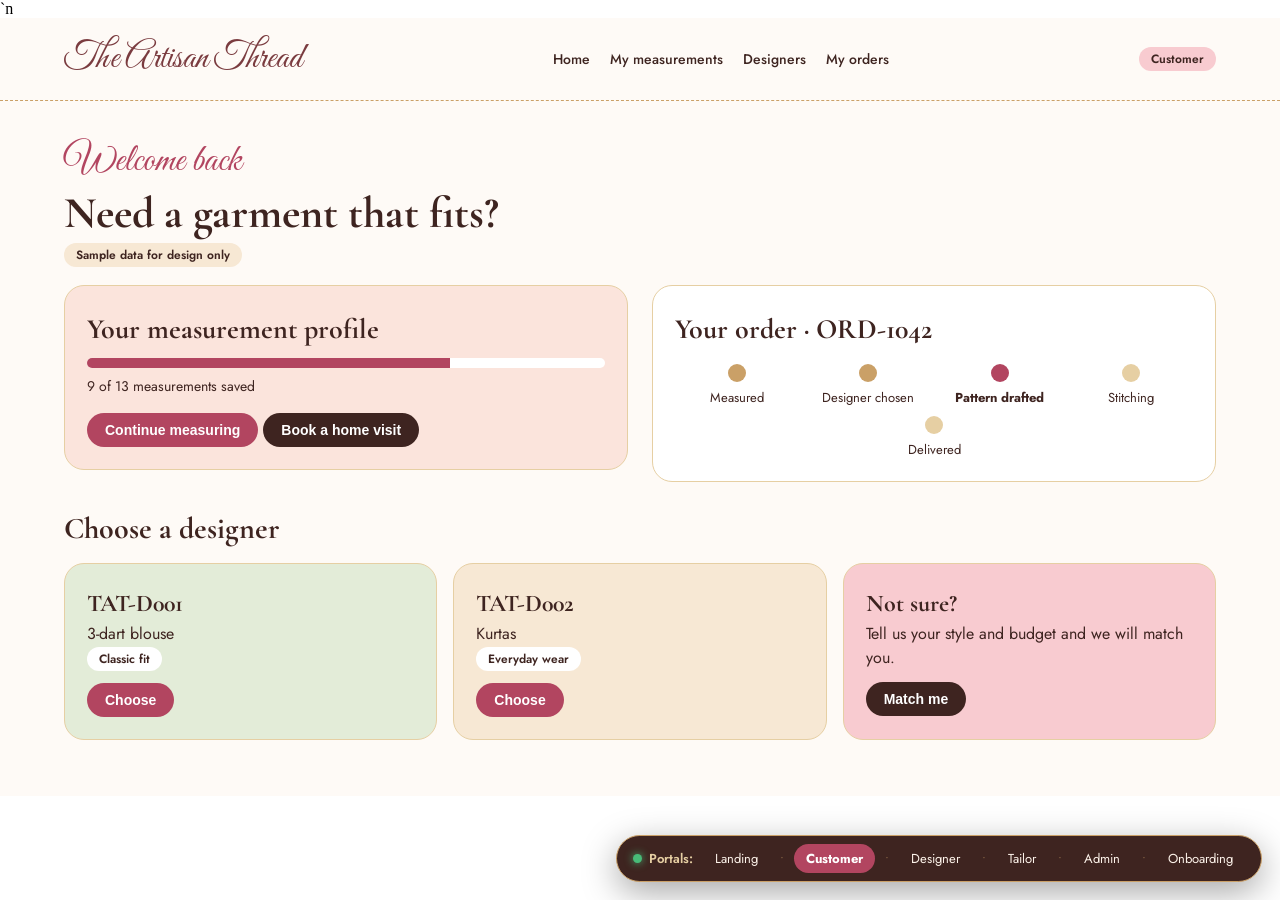
<file: Customer.html>
﻿<!doctype html>
<html lang="en">
<head>
<meta charset="utf-8">
<title>Customer home</title>
<meta name="viewport" content="width=device-width, initial-scale=1">
<link rel="stylesheet" href="styles.css">`n</head>
<body>


<link href="https://fonts.googleapis.com/css2?family=Cormorant+Garamond:wght@600;700&amp;family=Great+Vibes&amp;family=Jost:wght@400;500;600&amp;display=swap" rel="stylesheet">
<style>
body{margin:0}a{text-decoration:none;color:inherit}
.hd{font-family:'Cormorant Garamond',Georgia,serif}.sc{font-family:'Great Vibes',cursive}
.c{background:#fff;border:1.5px solid #E6CFA3;border-radius:20px;padding:22px}
.p{display:inline-block;padding:3px 12px;border-radius:999px;font-size:12px;font-weight:600}
.b{display:inline-block;padding:9px 18px;border-radius:999px;font-weight:600;font-size:14px;background:#B24560;color:#fff}
.r{display:flex;justify-content:space-between;align-items:center;gap:12px;padding:12px 0;border-bottom:1px dashed #E6CFA3}
.s{flex:1;min-width:110px;text-align:center;font-size:13px}
.d{width:18px;height:18px;border-radius:50%;margin:0 auto 6px;background:#CAA067}
</style>

<div style="font-family:'Jost',system-ui,sans-serif;color:#3E2420;background:#FEFAF6;line-height:1.5">
<header style="display:flex;flex-wrap:wrap;align-items:center;justify-content:space-between;gap:12px 24px;padding:14px 5%;border-bottom:1.5px dashed #CAA067">
<a href="index.html" class="sc" style="font-size:36px;color:#7A3B3F;text-decoration:none">The Artisan Thread</a>
<nav style="display:flex;flex-wrap:wrap;gap:20px;font-size:14px;font-weight:500"><a href="index.html">Home</a><a href="#">My measurements</a><a href="#">Designers</a><a href="#">My orders</a></nav>
<span class="p" style="background:#F8CBD0">Customer</span>
</header>
<main style="padding:32px 5% 56px">
<p class="sc" style="margin:0;font-size:38px;color:#B24560">Welcome back</p>
<h1 class="hd" style="margin:0 0 6px;font-size:44px;line-height:1.05">Need a garment that fits?</h1>
<span class="p" style="background:#F7E8D4;margin-bottom:18px">Sample data for design only</span>
<div style="display:grid;grid-template-columns:repeat(auto-fit,minmax(320px,1fr));gap:24px;align-items:start;margin-bottom:24px">
<div class="c" style="background:#FBE4DC">
<h2 class="hd" style="margin:0 0 8px;font-size:28px">Your measurement profile</h2>
<div style="height:10px;border-radius:999px;background:#fff;overflow:hidden"><div id="profile-progress-bar" style="width:70%;height:100%;background:#B24560;transition:width 0.4s ease"></div></div>
<p id="profile-progress-text" style="margin:8px 0 16px;font-size:14px">9 of 13 measurements saved</p>
<button type="button" class="b" onclick="openMeasurementModal()" style="border:none">Continue measuring</button> <button type="button" class="b" onclick="openHomeVisitModal()" style="background:#3E2420;border:none">Book a home visit</button>
</div>
<div class="c">
<h2 class="hd" style="margin:0 0 14px;font-size:28px">Your order · ORD-1042</h2>
<div style="display:flex;flex-wrap:wrap;gap:8px">
<div class="s"><div class="d"></div>Measured</div>
<div class="s"><div class="d"></div>Designer chosen</div>
<div class="s"><div class="d" style="background:#B24560"></div><strong>Pattern drafted</strong></div>
<div class="s"><div class="d" style="background:#E6CFA3"></div>Stitching</div>
<div class="s"><div class="d" style="background:#E6CFA3"></div>Delivered</div>
</div>
</div>
</div>
<h2 class="hd" style="margin:0 0 12px;font-size:30px">Choose a designer</h2>
<div style="display:grid;grid-template-columns:repeat(auto-fit,minmax(260px,1fr));gap:16px">
<div class="c" style="background:#E3ECD8"><strong class="hd" style="font-size:24px">TAT-D001</strong><br>3-dart blouse<br><span class="p" style="background:#fff">Classic fit</span><br><button type="button" class="b" onclick="selectDesigner('TAT-D001', '3-dart blouse')\" style="margin-top:12px;border:none">Choose</button></div>
<div class="c" style="background:#F7E8D4"><strong class="hd" style="font-size:24px">TAT-D002</strong><br>Kurtas<br><span class="p" style="background:#fff">Everyday wear</span><br><button type="button" class="b" onclick="selectDesigner('TAT-D001', '3-dart blouse')\" style="margin-top:12px;border:none">Choose</button></div>
<div class="c" style="background:#F8CBD0"><strong class="hd" style="font-size:24px">Not sure?</strong><br>Tell us your style and budget and we will match you.<br><button type="button" class="b" onclick="selectDesigner('TAT-Auto', 'Curated Match')\" style="margin-top:12px;background:#3E2420;border:none">Match me</button></div>
</div>
</main>
</div>


<!-- The Artisan Thread Portal Quick Switcher Bar -->
<div id="tat-portal-bar" style="position:fixed;bottom:18px;right:18px;z-index:999999;background:#3E2420;color:#FCF2E9;border-radius:999px;box-shadow:0 10px 35px rgba(0,0,0,0.35);padding:8px 16px;display:flex;align-items:center;gap:10px;font-family:'Jost',system-ui,sans-serif;font-size:13px;border:1.5px solid #CAA067;backdrop-filter:blur(10px)">
  <span style="font-weight:600;color:#E6CFA3;display:flex;align-items:center;gap:7px;">
    <span style="width:9px;height:9px;border-radius:50%;background:#48bb78;display:inline-block;box-shadow:0 0 8px #48bb78"></span>
    Portals:
  </span>
  <a href='index.html' style='text-decoration:none;padding:5px 12px;border-radius:999px;font-size:13px;transition:all 0.2s;color:#FCF2E9;'>Landing</a><span style='color:#CAA067;opacity:0.5'>•</span><a href='Customer.html' style='text-decoration:none;padding:5px 12px;border-radius:999px;font-size:13px;transition:all 0.2s;background:#B24560;color:#fff;font-weight:700;'>Customer</a><span style='color:#CAA067;opacity:0.5'>•</span><a href='Designer.html' style='text-decoration:none;padding:5px 12px;border-radius:999px;font-size:13px;transition:all 0.2s;color:#FCF2E9;'>Designer</a><span style='color:#CAA067;opacity:0.5'>•</span><a href='Tailor.html' style='text-decoration:none;padding:5px 12px;border-radius:999px;font-size:13px;transition:all 0.2s;color:#FCF2E9;'>Tailor</a><span style='color:#CAA067;opacity:0.5'>•</span><a href='Admin.html' style='text-decoration:none;padding:5px 12px;border-radius:999px;font-size:13px;transition:all 0.2s;color:#FCF2E9;'>Admin</a><span style='color:#CAA067;opacity:0.5'>•</span><a href='Onboarding.html' style='text-decoration:none;padding:5px 12px;border-radius:999px;font-size:13px;transition:all 0.2s;color:#FCF2E9;'>Onboarding</a>
</div>
<!-- Customer Measurement Modal -->
<div id="measurement-modal" class="tat-modal-overlay">
  <div class="tat-modal">
    <button class="tat-modal-close" onclick="closeModal('measurement-modal')">&times;</button>
    <p class="sc" style="font-size:34px;color:#B24560;margin:0">Measurement Profile</p>
    <h2 class="hd" style="font-size:30px;margin:0 0 12px">Your 13 Tailoring Dimensions</h2>
    <p style="font-size:14px;color:#6B4A42;margin:0 0 20px">Measurements are saved permanently so any designer can draft exact patterns without re-measuring.</p>
    <form onsubmit="saveMeasurementProfile(event)">
      <div style="display:grid;grid-template-columns:1fr 1fr;gap:12px;margin-bottom:20px">
        <div><label style="font-size:12px;font-weight:600;display:block;margin-bottom:4px">Shoulder (in)</label><input type="text" class="f" value="14.5" style="width:100%;box-sizing:border-box"></div>
        <div><label style="font-size:12px;font-weight:600;display:block;margin-bottom:4px">Upper Chest (in)</label><input type="text" class="f" value="36.0" style="width:100%;box-sizing:border-box"></div>
        <div><label style="font-size:12px;font-weight:600;display:block;margin-bottom:4px">Middle Chest (in)</label><input type="text" class="f" value="37.5" style="width:100%;box-sizing:border-box"></div>
        <div><label style="font-size:12px;font-weight:600;display:block;margin-bottom:4px">Waist (in)</label><input type="text" class="f" value="29.0" style="width:100%;box-sizing:border-box"></div>
        <div><label style="font-size:12px;font-weight:600;display:block;margin-bottom:4px">Armhole (in)</label><input type="text" class="f" value="16.5" style="width:100%;box-sizing:border-box"></div>
        <div><label style="font-size:12px;font-weight:600;display:block;margin-bottom:4px">Front Length (in)</label><input type="text" class="f" value="14.0" style="width:100%;box-sizing:border-box"></div>
        <div><label style="font-size:12px;font-weight:600;display:block;margin-bottom:4px">Dart Apex (in)</label><input type="text" class="f" value="9.5" style="width:100%;box-sizing:border-box"></div>
        <div><label style="font-size:12px;font-weight:600;display:block;margin-bottom:4px">Front Neck (in)</label><input type="text" class="f" value="6.5" style="width:100%;box-sizing:border-box"></div>
        <div><label style="font-size:12px;font-weight:600;display:block;margin-bottom:4px">Back Neck (in)</label><input type="text" class="f" value="7.5" style="width:100%;box-sizing:border-box"></div>
        <div><label style="font-size:12px;font-weight:600;display:block;margin-bottom:4px">Sleeve Length (in)</label><input type="text" class="f" placeholder="e.g. 10.5" value="10.5" style="width:100%;box-sizing:border-box;border-color:#B24560"></div>
        <div><label style="font-size:12px;font-weight:600;display:block;margin-bottom:4px">Bicep (in)</label><input type="text" class="f" placeholder="e.g. 12.0" value="12.0" style="width:100%;box-sizing:border-box;border-color:#B24560"></div>
        <div><label style="font-size:12px;font-weight:600;display:block;margin-bottom:4px">Wrist (in)</label><input type="text" class="f" placeholder="e.g. 6.5" value="6.5" style="width:100%;box-sizing:border-box;border-color:#B24560"></div>
      </div>
      <div style="display:flex;justify-content:flex-end;gap:12px">
        <button type="button" class="b" onclick="closeModal('measurement-modal')" style="background:#EDE6DA;color:#3E2420;border:none">Cancel</button>
        <button type="submit" class="b" style="border:none">Save Profile</button>
      </div>
    </form>
  </div>
</div>

<!-- Home Visit Booking Modal -->
<div id="home-visit-modal" class="tat-modal-overlay">
  <div class="tat-modal" style="max-width:480px">
    <button class="tat-modal-close" onclick="closeModal('home-visit-modal')">&times;</button>
    <p class="sc" style="font-size:34px;color:#B24560;margin:0">Doorstep Tailoring</p>
    <h2 class="hd" style="font-size:30px;margin:0 0 12px">Book a Home Visit</h2>
    <p style="font-size:14px;color:#6B4A42;margin:0 0 20px">We visit your home in Chennai, take professional measurements, and collect your fabric.</p>
    <form onsubmit="submitHomeVisit(event)">
      <label style="font-size:12px;font-weight:600;display:block;margin-bottom:4px">Your Name</label>
      <input type="text" id="hv-name" class="f" placeholder="Full Name" required style="width:100%;box-sizing:border-box">
      <label style="font-size:12px;font-weight:600;display:block;margin-bottom:4px">Address / Area</label>
      <input type="text" id="hv-address" class="f" placeholder="e.g. Anna Nagar, Chennai" required style="width:100%;box-sizing:border-box">
      <label style="font-size:12px;font-weight:600;display:block;margin-bottom:4px">Preferred Date</label>
      <input type="date" id="hv-date" class="f" required style="width:100%;box-sizing:border-box">
      <div style="display:flex;justify-content:flex-end;gap:12px;margin-top:16px">
        <button type="button" class="b" onclick="closeModal('home-visit-modal')" style="background:#EDE6DA;color:#3E2420;border:none">Cancel</button>
        <button type="submit" class="b" style="border:none">Confirm Booking</button>
      </div>
    </form>
  </div>
</div>
<script src='app.js'></script>
</body>
</html>
</file>
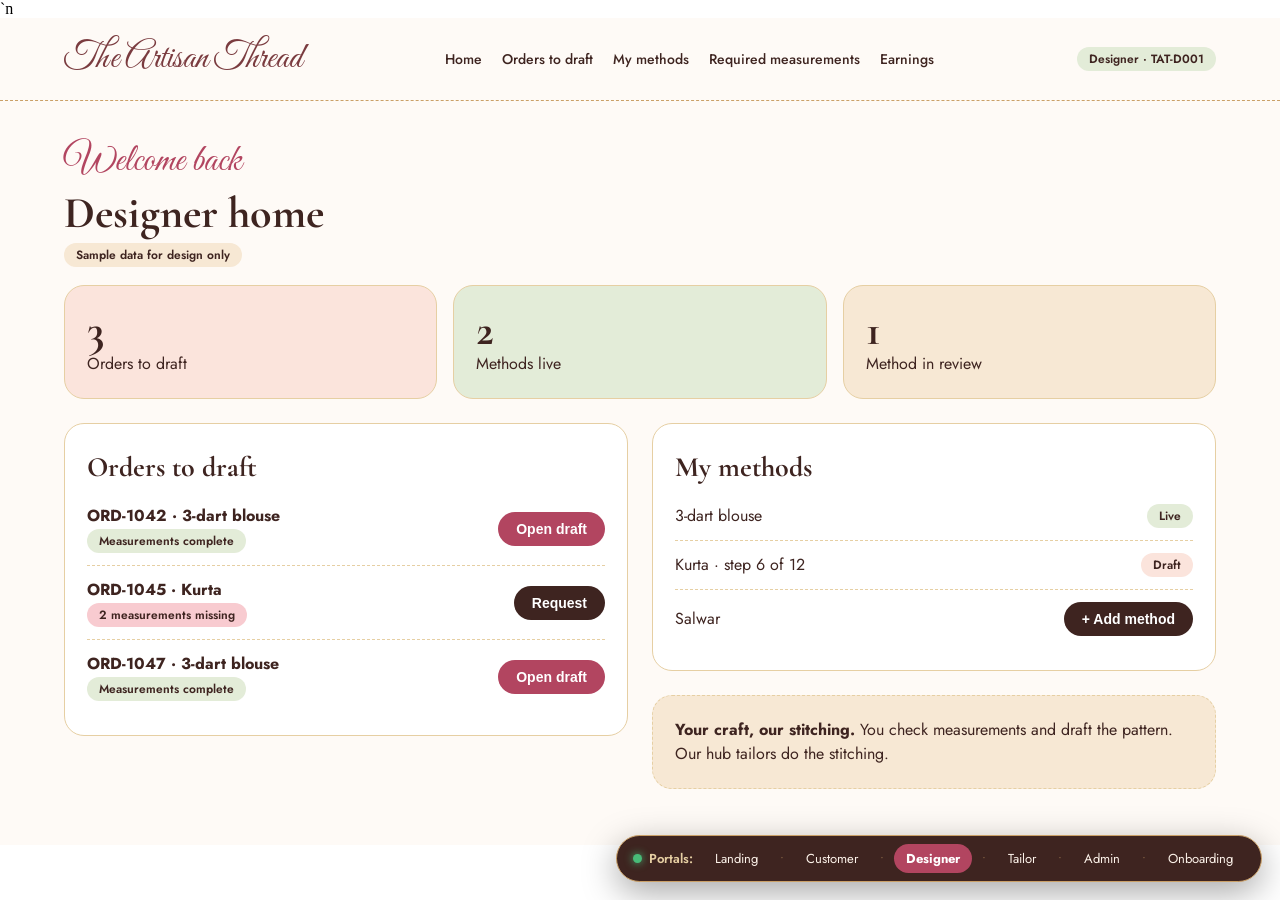
<file: Designer.html>
﻿<!doctype html>
<html lang="en">
<head>
<meta charset="utf-8">
<title>Designer home</title>
<meta name="viewport" content="width=device-width, initial-scale=1">
<link rel="stylesheet" href="styles.css">`n</head>
<body>


<link href="https://fonts.googleapis.com/css2?family=Cormorant+Garamond:wght@600;700&amp;family=Great+Vibes&amp;family=Jost:wght@400;500;600&amp;display=swap" rel="stylesheet">
<style>
body{margin:0}a{text-decoration:none;color:inherit}
.hd{font-family:'Cormorant Garamond',Georgia,serif}.sc{font-family:'Great Vibes',cursive}
.c{background:#fff;border:1.5px solid #E6CFA3;border-radius:20px;padding:22px}
.p{display:inline-block;padding:3px 12px;border-radius:999px;font-size:12px;font-weight:600}
.b{display:inline-block;padding:9px 18px;border-radius:999px;font-weight:600;font-size:14px;background:#B24560;color:#fff}
.r{display:flex;justify-content:space-between;align-items:center;gap:12px;padding:12px 0;border-bottom:1px dashed #E6CFA3}
</style>

<div style="font-family:'Jost',system-ui,sans-serif;color:#3E2420;background:#FEFAF6;line-height:1.5">
<header style="display:flex;flex-wrap:wrap;align-items:center;justify-content:space-between;gap:12px 24px;padding:14px 5%;border-bottom:1.5px dashed #CAA067">
<a href="index.html" class="sc" style="font-size:36px;color:#7A3B3F;text-decoration:none">The Artisan Thread</a>
<nav style="display:flex;flex-wrap:wrap;gap:20px;font-size:14px;font-weight:500"><a href="index.html">Home</a><a href="#">Orders to draft</a><a href="#">My methods</a><a href="#">Required measurements</a><a href="#">Earnings</a></nav>
<span class="p" style="background:#E3ECD8">Designer · TAT-D001</span>
</header>
<main style="padding:32px 5% 56px">
<p class="sc" style="margin:0;font-size:38px;color:#B24560">Welcome back</p>
<h1 class="hd" style="margin:0 0 6px;font-size:44px;line-height:1.05">Designer home</h1>
<span class="p" style="background:#F7E8D4;margin-bottom:18px">Sample data for design only</span>
<div style="display:grid;grid-template-columns:repeat(auto-fit,minmax(200px,1fr));gap:16px;margin-bottom:24px">
<div class="c" style="background:#FBE4DC"><div class="hd" style="font-size:44px;font-weight:700;line-height:1">3</div>Orders to draft</div>
<div class="c" style="background:#E3ECD8"><div class="hd" style="font-size:44px;font-weight:700;line-height:1">2</div>Methods live</div>
<div class="c" style="background:#F7E8D4"><div class="hd" style="font-size:44px;font-weight:700;line-height:1">1</div>Method in review</div>
</div>
<div style="display:grid;grid-template-columns:repeat(auto-fit,minmax(320px,1fr));gap:24px;align-items:start">
<div class="c">
<h2 class="hd" style="margin:0 0 4px;font-size:28px">Orders to draft</h2>
<div class="r"><div><strong>ORD-1042 · 3-dart blouse</strong><br><span class="p" style="background:#E3ECD8">Measurements complete</span></div><button type="button" class="b" onclick="openDraftModal('ORD-1042')\" style="border:none">Open draft</button></div>
<div class="r"><div><strong>ORD-1045 · Kurta</strong><br><span class="p" style="background:#F8CBD0">2 measurements missing</span></div><button type="button" class="b" onclick="requestMissingMeasurements('ORD-1045')\" style="background:#3E2420;border:none">Request</button></div>
<div class="r" style="border:0"><div><strong>ORD-1047 · 3-dart blouse</strong><br><span class="p" style="background:#E3ECD8">Measurements complete</span></div><button type="button" class="b" onclick="openDraftModal('ORD-1042')\" style="border:none">Open draft</button></div>
</div>
<div>
<div class="c" style="margin-bottom:24px">
<h2 class="hd" style="margin:0 0 4px;font-size:28px">My methods</h2>
<div class="r"><span>3-dart blouse</span><span class="p" style="background:#E3ECD8">Live</span></div>
<div class="r"><span>Kurta · step 6 of 12</span><span class="p" style="background:#FBE4DC">Draft</span></div>
<div class="r" style="border:0"><span>Salwar</span><button type="button" class="b" onclick="openAddMethodModal()" style="background:#3E2420;border:none">+ Add method</button></div>
</div>
<div class="c" style="background:#F7E8D4;border-style:dashed">
<strong>Your craft, our stitching.</strong> You check measurements and draft the pattern. Our hub tailors do the stitching.
</div>
</div>
</div>
</main>
</div>


<!-- The Artisan Thread Portal Quick Switcher Bar -->
<div id="tat-portal-bar" style="position:fixed;bottom:18px;right:18px;z-index:999999;background:#3E2420;color:#FCF2E9;border-radius:999px;box-shadow:0 10px 35px rgba(0,0,0,0.35);padding:8px 16px;display:flex;align-items:center;gap:10px;font-family:'Jost',system-ui,sans-serif;font-size:13px;border:1.5px solid #CAA067;backdrop-filter:blur(10px)">
  <span style="font-weight:600;color:#E6CFA3;display:flex;align-items:center;gap:7px;">
    <span style="width:9px;height:9px;border-radius:50%;background:#48bb78;display:inline-block;box-shadow:0 0 8px #48bb78"></span>
    Portals:
  </span>
  <a href='index.html' style='text-decoration:none;padding:5px 12px;border-radius:999px;font-size:13px;transition:all 0.2s;color:#FCF2E9;'>Landing</a><span style='color:#CAA067;opacity:0.5'>•</span><a href='Customer.html' style='text-decoration:none;padding:5px 12px;border-radius:999px;font-size:13px;transition:all 0.2s;color:#FCF2E9;'>Customer</a><span style='color:#CAA067;opacity:0.5'>•</span><a href='Designer.html' style='text-decoration:none;padding:5px 12px;border-radius:999px;font-size:13px;transition:all 0.2s;background:#B24560;color:#fff;font-weight:700;'>Designer</a><span style='color:#CAA067;opacity:0.5'>•</span><a href='Tailor.html' style='text-decoration:none;padding:5px 12px;border-radius:999px;font-size:13px;transition:all 0.2s;color:#FCF2E9;'>Tailor</a><span style='color:#CAA067;opacity:0.5'>•</span><a href='Admin.html' style='text-decoration:none;padding:5px 12px;border-radius:999px;font-size:13px;transition:all 0.2s;color:#FCF2E9;'>Admin</a><span style='color:#CAA067;opacity:0.5'>•</span><a href='Onboarding.html' style='text-decoration:none;padding:5px 12px;border-radius:999px;font-size:13px;transition:all 0.2s;color:#FCF2E9;'>Onboarding</a>
</div>
<!-- Designer Draft Modal -->
<div id="draft-modal" class="tat-modal-overlay">
  <div class="tat-modal" style="max-width:620px">
    <button class="tat-modal-close" onclick="closeModal('draft-modal')">&times;</button>
    <p class="sc" style="font-size:34px;color:#B24560;margin:0">Pattern Studio Engine</p>
    <h2 id="draft-order-title" class="hd" style="font-size:28px;margin:0 0 12px">ORD-1042 · 3-Dart Classic Blouse Draft</h2>
    <p style="font-size:14px;color:#6B4A42;margin:0 0 16px">Step-by-step formula execution on customer measurements (Bust: 37.5 in, Waist: 29.0 in):</p>
    <div style="background:#fff;border:1.5px solid #E6CFA3;border-radius:16px;padding:16px;font-size:13.5px;margin-bottom:20px;line-height:1.7">
      <div><strong>Step 1 (Upper Chest Width):</strong> Bust / 4 + 1.5 in ease = <span style="color:#B24560;font-weight:700">10.875 in</span></div>
      <div><strong>Step 2 (Waist Band Width):</strong> Waist / 4 + 1.0 in dart allowance = <span style="color:#B24560;font-weight:700">8.25 in</span></div>
      <div><strong>Step 3 (Armhole Depth Curve):</strong> Bust / 6 + 1.0 in = <span style="color:#B24560;font-weight:700">7.25 in</span></div>
      <div><strong>Step 4 (Dart Apex Point):</strong> Down from shoulder 9.5 in, out 3.75 in from center fold</div>
      <div><strong>Step 5 (Side Dart & Armhole Dart):</strong> Formed at 45&deg; with 0.75 in intake</div>
    </div>
    <div style="display:flex;justify-content:flex-end;gap:12px">
      <button type="button" class="b" onclick="closeModal('draft-modal')" style="background:#EDE6DA;color:#3E2420;border:none">Close</button>
      <button type="button" class="b" onclick="approveDraft('ORD-1042')" style="border:none">Approve & Send to Tailor Hub</button>
    </div>
  </div>
</div>

<!-- Add Method Modal -->
<div id="add-method-modal" class="tat-modal-overlay">
  <div class="tat-modal" style="max-width:500px">
    <button class="tat-modal-close" onclick="closeModal('add-method-modal')">&times;</button>
    <p class="sc" style="font-size:34px;color:#B24560;margin:0">Publish Craft</p>
    <h2 class="hd" style="font-size:28px;margin:0 0 12px">Add Drafting Method</h2>
    <form onsubmit="saveNewMethod(event)">
      <label style="font-size:12px;font-weight:600;display:block;margin-bottom:4px">Garment Name</label>
      <input type="text" class="f" placeholder="e.g. Princess Cut Blouse, A-Line Kurta" required style="width:100%;box-sizing:border-box">
      <label style="font-size:12px;font-weight:600;display:block;margin-bottom:4px">Standard Sizing Category</label>
      <select class="f" style="width:100%;box-sizing:border-box">
        <option>Women - Classic Ethnic</option>
        <option>Women - Contemporary</option>
        <option>Men - Kurta & Shirts</option>
        <option>Kids - Festive</option>
      </select>
      <div style="display:flex;justify-content:flex-end;gap:12px;margin-top:16px">
        <button type="button" class="b" onclick="closeModal('add-method-modal')" style="background:#EDE6DA;color:#3E2420;border:none">Cancel</button>
        <button type="submit" class="b" style="border:none">Submit Method</button>
      </div>
    </form>
  </div>
</div>
<script src='app.js'></script>
</body>
</html>
</file>
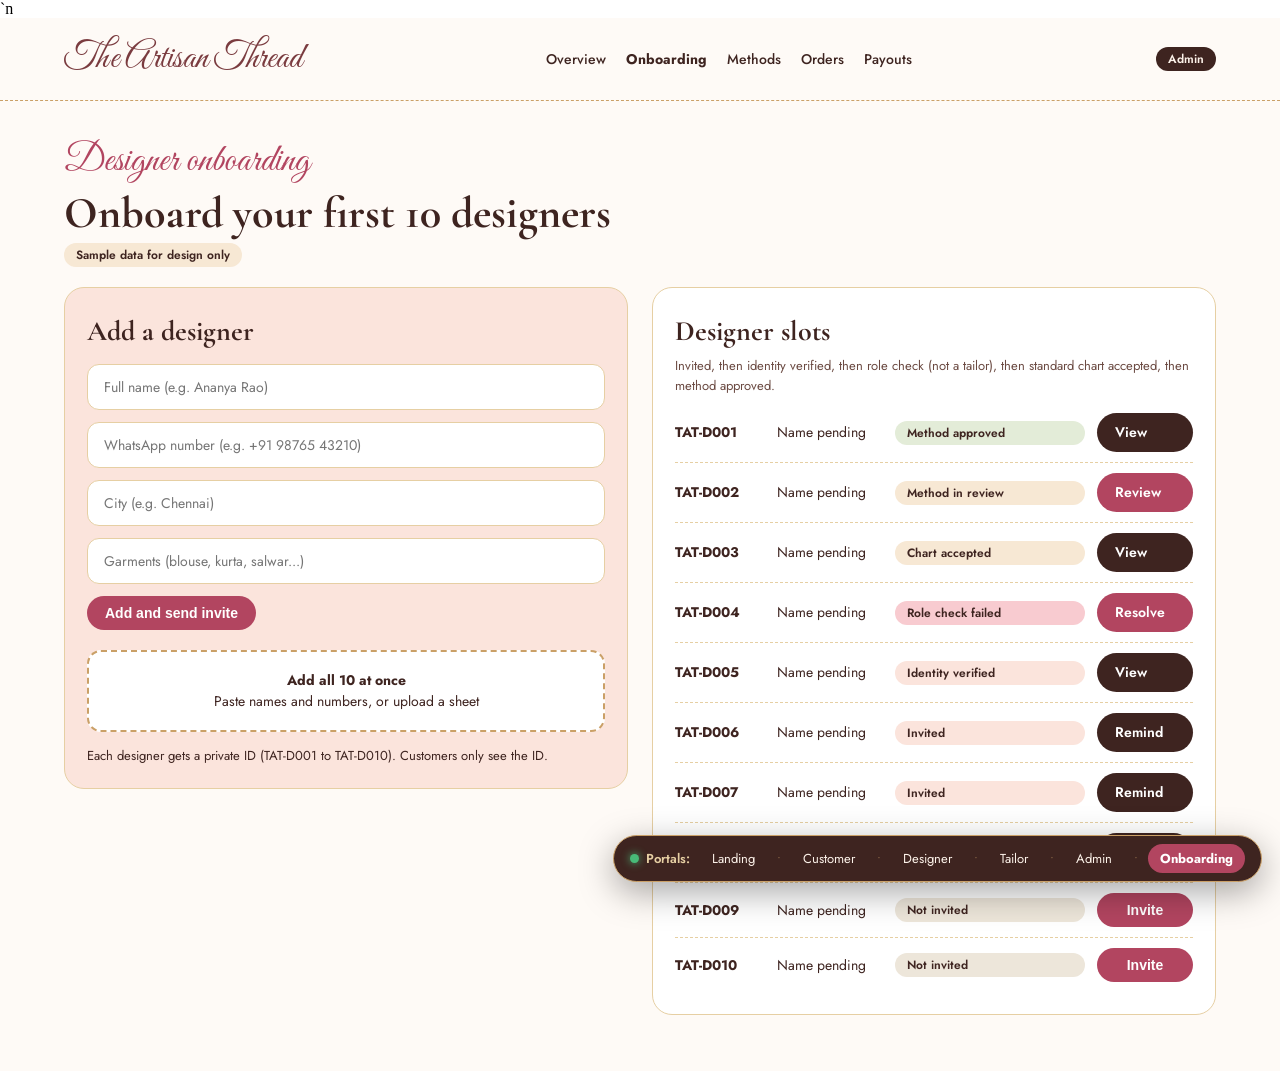
<file: Onboarding.html>
﻿<!doctype html>
<html lang="en">
<head>
<meta charset="utf-8">
<title>Designer onboarding</title>
<meta name="viewport" content="width=device-width, initial-scale=1">
<link rel="stylesheet" href="styles.css">`n</head>
<body>


<link href="https://fonts.googleapis.com/css2?family=Cormorant+Garamond:wght@600;700&amp;family=Great+Vibes&amp;family=Jost:wght@400;500;600&amp;display=swap" rel="stylesheet">
<style>
body{margin:0}a{text-decoration:none;color:inherit}
.hd{font-family:'Cormorant Garamond',Georgia,serif}.sc{font-family:'Great Vibes',cursive}
.c{background:#fff;border:1.5px solid #E6CFA3;border-radius:20px;padding:22px}
.p{display:inline-block;padding:3px 12px;border-radius:999px;font-size:12px;font-weight:600}
.b{display:inline-block;padding:9px 18px;border-radius:999px;font-weight:600;font-size:14px;background:#B24560;color:#fff}
.r{display:grid;grid-template-columns:90px 1fr 190px 96px;align-items:center;gap:12px;padding:10px 0;border-bottom:1px dashed #E6CFA3;font-size:14px}
.f{border:1.5px solid #E6CFA3;border-radius:12px;padding:10px 14px;margin-bottom:10px;color:#8A6A62;font-size:14px;background:#FEFAF6}
</style>

<div style="font-family:'Jost',system-ui,sans-serif;color:#3E2420;background:#FEFAF6;line-height:1.5">
<header style="display:flex;flex-wrap:wrap;align-items:center;justify-content:space-between;gap:12px 24px;padding:14px 5%;border-bottom:1.5px dashed #CAA067">
<a href="index.html" class="sc" style="font-size:36px;color:#7A3B3F;text-decoration:none">The Artisan Thread</a>
<nav style="display:flex;flex-wrap:wrap;gap:20px;font-size:14px;font-weight:500"><a href="Admin.html">Overview</a><a href="Onboarding.html"><strong>Onboarding</strong></a><a href="Designer.html">Methods</a><a href="Customer.html">Orders</a><a href="#">Payouts</a></nav>
<span class="p" style="background:#3E2420;color:#FCF2E9">Admin</span>
</header>
<main style="padding:32px 5% 56px">
<p class="sc" style="margin:0;font-size:38px;color:#B24560">Designer onboarding</p>
<h1 class="hd" style="margin:0 0 6px;font-size:44px;line-height:1.05">Onboard your first 10 designers</h1>
<span class="p" style="background:#F7E8D4;margin-bottom:20px">Sample data for design only</span>
<div style="display:grid;grid-template-columns:repeat(auto-fit,minmax(320px,1fr));gap:24px;align-items:start">
<div class="c" style="background:#FBE4DC">
<h2 class="hd" style="margin:0 0 12px;font-size:28px">Add a designer</h2>
<form onsubmit="event.preventDefault(); inviteDesignerFromForm();">
  <input type="text" id="designerName" class="f" placeholder="Full name (e.g. Ananya Rao)" required style="width:100%;box-sizing:border-box">
  <input type="tel" id="designerPhone" class="f" placeholder="WhatsApp number (e.g. +91 98765 43210)" required style="width:100%;box-sizing:border-box">
  <input type="text" id="designerCity" class="f" placeholder="City (e.g. Chennai)" style="width:100%;box-sizing:border-box">
  <input type="text" id="designerGarments" class="f" placeholder="Garments (blouse, kurta, salwar...)" style="width:100%;box-sizing:border-box">
  <button type="submit" class="b" style="border:none">Add and send invite</button>
</form>
<div style="margin-top:20px;padding:18px;border:2px dashed #CAA067;border-radius:14px;text-align:center;font-size:14px;background:#fff"><strong>Add all 10 at once</strong><br>Paste names and numbers, or upload a sheet</div>
<p style="margin:14px 0 0;font-size:13px">Each designer gets a private ID (TAT-D001 to TAT-D010). Customers only see the ID.</p>
</div>
<div class="c">
<h2 class="hd" style="margin:0 0 4px;font-size:28px">Designer slots</h2>
<p style="margin:0 0 8px;font-size:13px;color:#6B4A42">Invited, then identity verified, then role check (not a tailor), then standard chart accepted, then method approved.</p>
<div class="r"><strong>TAT-D001</strong><span>Name pending</span><span class="p" style="background:#E3ECD8">Method approved</span><a class="b" href="#" style="background:#3E2420">View</a></div>
<div class="r"><strong>TAT-D002</strong><span>Name pending</span><span class="p" style="background:#F7E8D4">Method in review</span><a class="b" href="#">Review</a></div>
<div class="r"><strong>TAT-D003</strong><span>Name pending</span><span class="p" style="background:#F7E8D4">Chart accepted</span><a class="b" href="#" style="background:#3E2420">View</a></div>
<div class="r"><strong>TAT-D004</strong><span>Name pending</span><span class="p" style="background:#F8CBD0">Role check failed</span><a class="b" href="#">Resolve</a></div>
<div class="r"><strong>TAT-D005</strong><span>Name pending</span><span class="p" style="background:#FBE4DC">Identity verified</span><a class="b" href="#" style="background:#3E2420">View</a></div>
<div class="r"><strong>TAT-D006</strong><span>Name pending</span><span class="p" style="background:#FBE4DC">Invited</span><a class="b" href="#" style="background:#3E2420">Remind</a></div>
<div class="r"><strong>TAT-D007</strong><span>Name pending</span><span class="p" style="background:#FBE4DC">Invited</span><a class="b" href="#" style="background:#3E2420">Remind</a></div>
<div class="r"><strong>TAT-D008</strong><span>Name pending</span><span class="p" style="background:#FBE4DC">Invited</span><a class="b" href="#" style="background:#3E2420">Remind</a></div>
<div class="r slot-uninvited"><strong>TAT-D009</strong><span class="slot-name">Name pending</span><span class="p" style="background:#EDE6DA">Not invited</span><button type="button" class="b" onclick="inviteDesignerFromForm()" style="border:none">Invite</button></div>
<div class="r slot-uninvited" style="border:0"><strong>TAT-D010</strong><span class="slot-name">Name pending</span><span class="p" style="background:#EDE6DA">Not invited</span><button type="button" class="b" onclick="inviteDesignerFromForm()" style="border:none">Invite</button></div>
</div>
</div>
</main>
</div>


<!-- The Artisan Thread Portal Quick Switcher Bar -->
<div id="tat-portal-bar" style="position:fixed;bottom:18px;right:18px;z-index:999999;background:#3E2420;color:#FCF2E9;border-radius:999px;box-shadow:0 10px 35px rgba(0,0,0,0.35);padding:8px 16px;display:flex;align-items:center;gap:10px;font-family:'Jost',system-ui,sans-serif;font-size:13px;border:1.5px solid #CAA067;backdrop-filter:blur(10px)">
  <span style="font-weight:600;color:#E6CFA3;display:flex;align-items:center;gap:7px;">
    <span style="width:9px;height:9px;border-radius:50%;background:#48bb78;display:inline-block;box-shadow:0 0 8px #48bb78"></span>
    Portals:
  </span>
  <a href='index.html' style='text-decoration:none;padding:5px 12px;border-radius:999px;font-size:13px;transition:all 0.2s;color:#FCF2E9;'>Landing</a><span style='color:#CAA067;opacity:0.5'>•</span><a href='Customer.html' style='text-decoration:none;padding:5px 12px;border-radius:999px;font-size:13px;transition:all 0.2s;color:#FCF2E9;'>Customer</a><span style='color:#CAA067;opacity:0.5'>•</span><a href='Designer.html' style='text-decoration:none;padding:5px 12px;border-radius:999px;font-size:13px;transition:all 0.2s;color:#FCF2E9;'>Designer</a><span style='color:#CAA067;opacity:0.5'>•</span><a href='Tailor.html' style='text-decoration:none;padding:5px 12px;border-radius:999px;font-size:13px;transition:all 0.2s;color:#FCF2E9;'>Tailor</a><span style='color:#CAA067;opacity:0.5'>•</span><a href='Admin.html' style='text-decoration:none;padding:5px 12px;border-radius:999px;font-size:13px;transition:all 0.2s;color:#FCF2E9;'>Admin</a><span style='color:#CAA067;opacity:0.5'>•</span><a href='Onboarding.html' style='text-decoration:none;padding:5px 12px;border-radius:999px;font-size:13px;transition:all 0.2s;background:#B24560;color:#fff;font-weight:700;'>Onboarding</a>
</div>
<script src='app.js'></script>
</body>
</html>
</file>
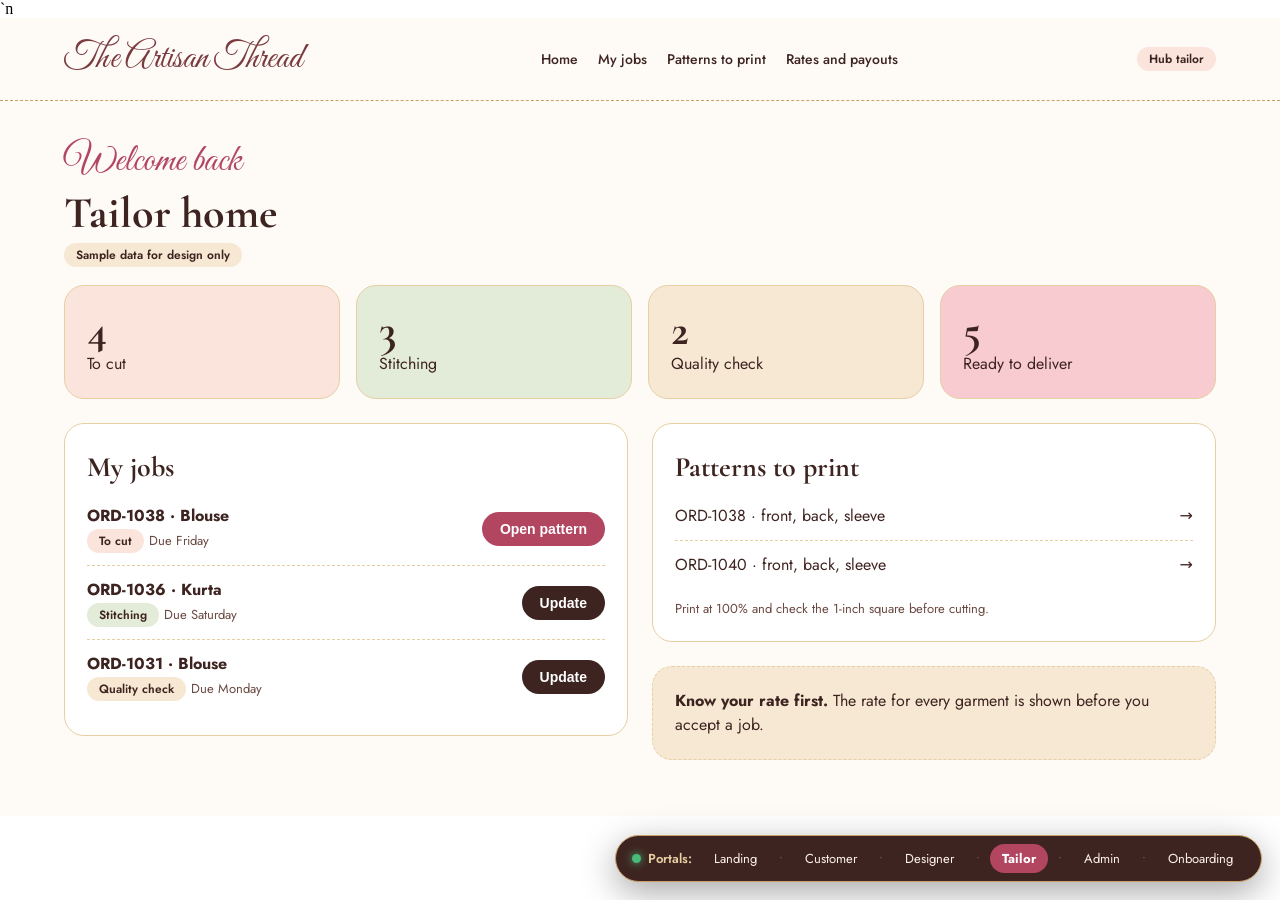
<file: Tailor.html>
﻿<!doctype html>
<html lang="en">
<head>
<meta charset="utf-8">
<title>Tailor home</title>
<meta name="viewport" content="width=device-width, initial-scale=1">
<link rel="stylesheet" href="styles.css">`n</head>
<body>


<link href="https://fonts.googleapis.com/css2?family=Cormorant+Garamond:wght@600;700&amp;family=Great+Vibes&amp;family=Jost:wght@400;500;600&amp;display=swap" rel="stylesheet">
<style>
body{margin:0}a{text-decoration:none;color:inherit}
.hd{font-family:'Cormorant Garamond',Georgia,serif}.sc{font-family:'Great Vibes',cursive}
.c{background:#fff;border:1.5px solid #E6CFA3;border-radius:20px;padding:22px}
.p{display:inline-block;padding:3px 12px;border-radius:999px;font-size:12px;font-weight:600}
.b{display:inline-block;padding:9px 18px;border-radius:999px;font-weight:600;font-size:14px;background:#B24560;color:#fff}
.r{display:flex;justify-content:space-between;align-items:center;gap:12px;padding:12px 0;border-bottom:1px dashed #E6CFA3}
</style>

<div style="font-family:'Jost',system-ui,sans-serif;color:#3E2420;background:#FEFAF6;line-height:1.5">
<header style="display:flex;flex-wrap:wrap;align-items:center;justify-content:space-between;gap:12px 24px;padding:14px 5%;border-bottom:1.5px dashed #CAA067">
<a href="index.html" class="sc" style="font-size:36px;color:#7A3B3F;text-decoration:none">The Artisan Thread</a>
<nav style="display:flex;flex-wrap:wrap;gap:20px;font-size:14px;font-weight:500"><a href="index.html">Home</a><a href="#">My jobs</a><a href="#">Patterns to print</a><a href="#">Rates and payouts</a></nav>
<span class="p" style="background:#FBE4DC">Hub tailor</span>
</header>
<main style="padding:32px 5% 56px">
<p class="sc" style="margin:0;font-size:38px;color:#B24560">Welcome back</p>
<h1 class="hd" style="margin:0 0 6px;font-size:44px;line-height:1.05">Tailor home</h1>
<span class="p" style="background:#F7E8D4;margin-bottom:18px">Sample data for design only</span>
<div style="display:grid;grid-template-columns:repeat(auto-fit,minmax(180px,1fr));gap:16px;margin-bottom:24px">
<div class="c" style="background:#FBE4DC"><div class="hd" style="font-size:44px;font-weight:700;line-height:1">4</div>To cut</div>
<div class="c" style="background:#E3ECD8"><div class="hd" style="font-size:44px;font-weight:700;line-height:1">3</div>Stitching</div>
<div class="c" style="background:#F7E8D4"><div class="hd" style="font-size:44px;font-weight:700;line-height:1">2</div>Quality check</div>
<div class="c" style="background:#F8CBD0"><div class="hd" style="font-size:44px;font-weight:700;line-height:1">5</div>Ready to deliver</div>
</div>
<div style="display:grid;grid-template-columns:repeat(auto-fit,minmax(320px,1fr));gap:24px;align-items:start">
<div class="c">
<h2 class="hd" style="margin:0 0 4px;font-size:28px">My jobs</h2>
<div class="r"><div><strong>ORD-1038 · Blouse</strong><br><span class="p" style="background:#FBE4DC">To cut</span> <span style="font-size:13px;color:#6B4A42">Due Friday</span></div><button type="button" class="b" onclick="openPatternPrintModal('ORD-1038')\" style="border:none">Open pattern</button></div>
<div class="r"><div><strong>ORD-1036 · Kurta</strong><br><span class="p" style="background:#E3ECD8">Stitching</span> <span style="font-size:13px;color:#6B4A42">Due Saturday</span></div><button type="button" class="b" onclick="updateTailorJob('ORD-1036', this)\" style="background:#3E2420;border:none">Update</button></div>
<div class="r" style="border:0"><div><strong>ORD-1031 · Blouse</strong><br><span class="p" style="background:#F7E8D4">Quality check</span> <span style="font-size:13px;color:#6B4A42">Due Monday</span></div><button type="button" class="b" onclick="updateTailorJob('ORD-1036', this)\" style="background:#3E2420;border:none">Update</button></div>
</div>
<div>
<div class="c" style="margin-bottom:24px">
<h2 class="hd" style="margin:0 0 4px;font-size:28px">Patterns to print</h2>
<div class="r"><span>ORD-1038 · front, back, sleeve</span><span>→</span></div>
<div class="r" style="border:0"><span>ORD-1040 · front, back, sleeve</span><span>→</span></div>
<p style="margin:10px 0 0;font-size:13px;color:#6B4A42">Print at 100% and check the 1-inch square before cutting.</p>
</div>
<div class="c" style="background:#F7E8D4;border-style:dashed">
<strong>Know your rate first.</strong> The rate for every garment is shown before you accept a job.
</div>
</div>
</div>
</main>
</div>


<!-- The Artisan Thread Portal Quick Switcher Bar -->
<div id="tat-portal-bar" style="position:fixed;bottom:18px;right:18px;z-index:999999;background:#3E2420;color:#FCF2E9;border-radius:999px;box-shadow:0 10px 35px rgba(0,0,0,0.35);padding:8px 16px;display:flex;align-items:center;gap:10px;font-family:'Jost',system-ui,sans-serif;font-size:13px;border:1.5px solid #CAA067;backdrop-filter:blur(10px)">
  <span style="font-weight:600;color:#E6CFA3;display:flex;align-items:center;gap:7px;">
    <span style="width:9px;height:9px;border-radius:50%;background:#48bb78;display:inline-block;box-shadow:0 0 8px #48bb78"></span>
    Portals:
  </span>
  <a href='index.html' style='text-decoration:none;padding:5px 12px;border-radius:999px;font-size:13px;transition:all 0.2s;color:#FCF2E9;'>Landing</a><span style='color:#CAA067;opacity:0.5'>•</span><a href='Customer.html' style='text-decoration:none;padding:5px 12px;border-radius:999px;font-size:13px;transition:all 0.2s;color:#FCF2E9;'>Customer</a><span style='color:#CAA067;opacity:0.5'>•</span><a href='Designer.html' style='text-decoration:none;padding:5px 12px;border-radius:999px;font-size:13px;transition:all 0.2s;color:#FCF2E9;'>Designer</a><span style='color:#CAA067;opacity:0.5'>•</span><a href='Tailor.html' style='text-decoration:none;padding:5px 12px;border-radius:999px;font-size:13px;transition:all 0.2s;background:#B24560;color:#fff;font-weight:700;'>Tailor</a><span style='color:#CAA067;opacity:0.5'>•</span><a href='Admin.html' style='text-decoration:none;padding:5px 12px;border-radius:999px;font-size:13px;transition:all 0.2s;color:#FCF2E9;'>Admin</a><span style='color:#CAA067;opacity:0.5'>•</span><a href='Onboarding.html' style='text-decoration:none;padding:5px 12px;border-radius:999px;font-size:13px;transition:all 0.2s;color:#FCF2E9;'>Onboarding</a>
</div>
<!-- Printable Pattern Sheet Modal -->
<div id="pattern-print-modal" class="tat-modal-overlay">
  <div class="tat-modal" style="max-width:650px">
    <button class="tat-modal-close" onclick="closeModal('pattern-print-modal')">&times;</button>
    <p class="sc" style="font-size:34px;color:#B24560;margin:0">Cutting Workshop</p>
    <h2 id="print-order-title" class="hd" style="font-size:28px;margin:0 0 12px">ORD-1038 · Cutting Pattern (Scale 1:1)</h2>
    <div class="pattern-print-area" style="background:#fff;border:2px dashed #CAA067;border-radius:18px;padding:24px;margin-bottom:20px;text-align:center">
      <div style="display:inline-block;border:2px solid #3E2420;width:96px;height:96px;line-height:96px;font-size:12px;font-weight:700;margin-bottom:14px;background:#FEFAF6">
        1 INCH &times; 1 INCH<br>SCALE CHECK
      </div>
      <p style="font-size:13px;color:#6B4A42;margin:0 0 12px">Measure with ruler before cutting. Scale check must measure exactly 1.00 inch.</p>
      <div style="display:flex;justify-content:center;gap:12px;font-size:13px;font-weight:600">
        <span class="p" style="background:#E3ECD8">Front Bodice (2 pcs)</span>
        <span class="p" style="background:#FBE4DC">Back Bodice (1 pc)</span>
        <span class="p" style="background:#F7E8D4">Sleeve Left & Right</span>
      </div>
    </div>
    <div style="display:flex;justify-content:flex-end;gap:12px">
      <button type="button" class="b" onclick="closeModal('pattern-print-modal')" style="background:#EDE6DA;color:#3E2420;border:none">Close</button>
      <button type="button" class="b" onclick="window.print()" style="border:none">🖨️ Print Pattern Sheet</button>
    </div>
  </div>
</div>
<script src='app.js'></script>
</body>
</html>
</file>
<file: styles.css>
/* The Artisan Thread - Shared Web Application Styles */

:root {
  --primary: #3E2420;
  --accent: #B24560;
  --accent-hover: #96354d;
  --gold: #CAA067;
  --cream: #FEFAF6;
  --card-bg: #FFFFFF;
  --border-gold: #E6CFA3;
  --font-serif: 'Cormorant Garamond', Georgia, serif;
  --font-script: 'Great Vibes', 'Cormorant Garamond', cursive;
  --font-sans: 'Jost', system-ui, -apple-system, sans-serif;
}

/* Toast Notifications */
.tat-toast {
  position: fixed;
  top: 24px;
  right: 24px;
  z-index: 1000001;
  background: #3E2420;
  color: #FCF2E9;
  padding: 14px 22px;
  border-radius: 999px;
  border: 1.5px solid #CAA067;
  box-shadow: 0 10px 30px rgba(0,0,0,0.25);
  font-family: var(--font-sans);
  font-size: 14px;
  font-weight: 500;
  display: flex;
  align-items: center;
  gap: 12px;
  transform: translateY(-20px);
  opacity: 0;
  transition: all 0.3s cubic-bezier(0.16, 1, 0.3, 1);
  pointer-events: none;
}
.tat-toast.show {
  transform: translateY(0);
  opacity: 1;
  pointer-events: auto;
}
.tat-toast.success { border-color: #68D391; }
.tat-toast.info { border-color: #CAA067; }

/* Modal Backdrop & Dialog */
.tat-modal-overlay {
  position: fixed;
  inset: 0;
  background: rgba(45, 25, 22, 0.65);
  backdrop-filter: blur(6px);
  z-index: 1000000;
  display: flex;
  align-items: center;
  justify-content: center;
  padding: 20px;
  opacity: 0;
  visibility: hidden;
  transition: all 0.25s ease;
}
.tat-modal-overlay.active {
  opacity: 1;
  visibility: visible;
}
.tat-modal {
  background: #FEFAF6;
  border: 2px solid #CAA067;
  border-radius: 28px;
  box-shadow: 0 20px 50px rgba(62,36,32,0.3);
  max-width: 600px;
  width: 100%;
  max-height: 90vh;
  overflow-y: auto;
  padding: 32px;
  color: #3E2420;
  font-family: var(--font-sans);
  transform: scale(0.95);
  transition: transform 0.25s cubic-bezier(0.16, 1, 0.3, 1);
  position: relative;
}
.tat-modal-overlay.active .tat-modal {
  transform: scale(1);
}
.tat-modal-close {
  position: absolute;
  top: 20px;
  right: 20px;
  background: #F7E8D4;
  border: none;
  width: 36px;
  height: 36px;
  border-radius: 50%;
  font-size: 18px;
  cursor: pointer;
  display: flex;
  align-items: center;
  justify-content: center;
  color: #3E2420;
  transition: background 0.2s;
}
.tat-modal-close:hover {
  background: #E6CFA3;
}

/* Form controls */
input.f, select.f, textarea.f {
  border: 1.5px solid #E6CFA3;
  border-radius: 12px;
  padding: 12px 16px;
  margin-bottom: 12px;
  color: #3E2420;
  font-size: 14px;
  background: #fff;
  font-family: var(--font-sans);
  transition: border-color 0.2s, box-shadow 0.2s;
}
input.f:focus, select.f:focus, textarea.f:focus {
  outline: none;
  border-color: #B24560;
  box-shadow: 0 0 0 3px rgba(178,69,96,0.15);
}

/* Button hover feedback */
.b, .btn {
  cursor: pointer;
  transition: transform 0.15s ease, opacity 0.15s ease, box-shadow 0.15s ease;
  user-select: none;
}
.b:hover, .btn:hover {
  opacity: 0.92;
  transform: translateY(-1px);
  box-shadow: 0 4px 12px rgba(62,36,32,0.15);
}
.b:active, .btn:active {
  transform: translateY(0);
}

/* Printable Pattern Sheets */
@media print {
  #tat-portal-bar, header, nav, .tat-modal-close, .no-print {
    display: none !important;
  }
  body {
    background: #fff !important;
  }
  .pattern-print-area {
    border: 2px solid #000 !important;
    padding: 20px !important;
  }
}
</file>
